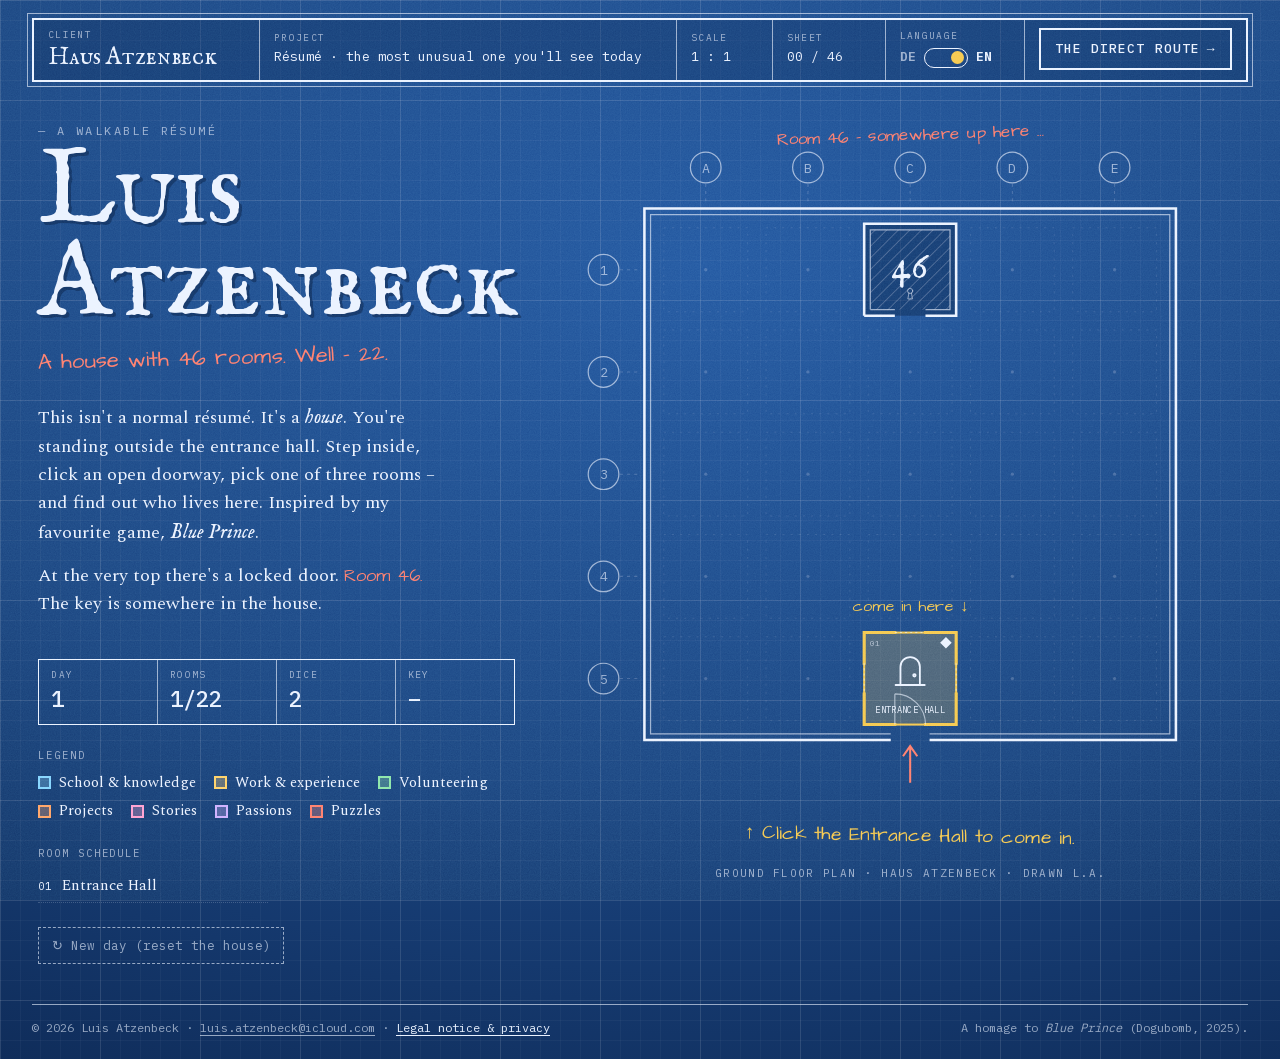
<file: index.html>
<!doctype html>
<html lang="de">
<head>
<meta charset="utf-8">
<meta name="viewport" content="width=device-width, initial-scale=1">
<title>Haus Atzenbeck</title>
<meta name="description" content="Luis Atzenbeck – ein Lebenslauf als Haus zum Erkunden, inspiriert von Blue Prince. Tritt ein, öffne Türen, finde Raum 46. (DE / EN)">
<meta name="author" content="Luis Atzenbeck">
<meta name="theme-color" content="#17407a">
<link rel="canonical" href="https://luisatzenbeck.de/">
<!-- Link previews (WhatsApp, LinkedIn, iMessage …) -->
<meta property="og:type" content="website">
<meta property="og:url" content="https://luisatzenbeck.de/">
<meta property="og:title" content="Luis Atzenbeck – Haus Atzenbeck">
<meta property="og:description" content="Ein Lebenslauf als Haus zum Erkunden. Tritt ein, öffne Türen, finde Raum 46.">
<meta property="og:image" content="https://luisatzenbeck.de/img/og-preview.jpg">
<meta property="og:image:width" content="1200">
<meta property="og:image:height" content="630">
<meta property="og:locale" content="de_DE">
<meta property="og:locale:alternate" content="en_GB">
<meta name="twitter:card" content="summary_large_image">
<link rel="stylesheet" href="fonts.css">
<link rel="stylesheet" href="style.css">
<link rel="icon" href="data:image/svg+xml,%3Csvg xmlns='http://www.w3.org/2000/svg' viewBox='0 0 32 32'%3E%3Crect width='32' height='32' rx='4' fill='%2317407a'/%3E%3Ctext x='16' y='22' font-family='serif' font-size='16' fill='%23e8f1ff' text-anchor='middle'%3E46%3C/text%3E%3C/svg%3E">
</head>
<body>

<!-- ============ ICON SPRITE ============ -->
<svg width="0" height="0" style="position:absolute" aria-hidden="true">
  <defs>
    <pattern id="hatch" width="8" height="8" patternUnits="userSpaceOnUse" patternTransform="rotate(45)">
      <line x1="0" y1="0" x2="0" y2="8" stroke="#eaf2ff" stroke-width="1.2" opacity=".35"/>
    </pattern>
  </defs>
  <symbol id="i-entrance" viewBox="0 0 32 32"><path d="M8 28V13a8 8 0 0 1 16 0v15M4 28h24"/><circle cx="19.5" cy="20" r="1"/></symbol>
  <symbol id="i-classroom" viewBox="0 0 32 32"><rect x="4" y="5" width="24" height="16" rx="1"/><path d="M10 21l-2 6M22 21l2 6M8 11c2-2 3 2 5 0M15 15h9M8 16h4M19 10h5"/></symbol>
  <symbol id="i-commissary" viewBox="0 0 32 32"><path d="M5 15v12h22V15M3 13l3-7h20l3 7M3 13c0 2 1.6 3 3.2 3S9.5 15 9.5 13c0 2 1.6 3 3.2 3S16 15 16 13c0 2 1.6 3 3.2 3s3.3-1 3.3-3c0 2 1.6 3 3.2 3S29 15 29 13M12 27v-7h8v7"/></symbol>
  <symbol id="i-tutoring" viewBox="0 0 32 32"><path d="M16 9c-3-2-7-2-11-1v17c4-1 8-1 11 1 3-2 7-2 11-1V8c-4-1-8-1-11 1zM16 9v17M8 13h5M8 17h5M19 13h5"/></symbol>
  <symbol id="i-boiler" viewBox="0 0 32 32"><circle cx="16" cy="17" r="10"/><path d="M16 17l5-5M10 21h1M21 21h1M16 10v1.5M10.5 12.5l1 1M16 3v4"/><circle cx="16" cy="17" r="1.6"/></symbol>
  <symbol id="i-office" viewBox="0 0 32 32"><rect x="4" y="10" width="24" height="16" rx="2"/><path d="M12 10V7h8v3M4 17h24M15 16v3h2v-3"/></symbol>
  <symbol id="i-kitchen" viewBox="0 0 32 32"><path d="M6 15h20v8a3 3 0 0 1-3 3H9a3 3 0 0 1-3-3zM3 15h3M26 15h3M12 11c-1.2-1.3 1.2-2.3 0-5M16 11c-1.2-1.3 1.2-2.3 0-5M20 11c-1.2-1.3 1.2-2.3 0-5"/></symbol>
  <symbol id="i-courtyard" viewBox="0 0 32 32"><path d="M3 27L14 9l11 18M14 9v18M10.5 27l3.5-6 3.5 6M14 9V4l5 2-5 2M2 27h28"/></symbol>
  <symbol id="i-library" viewBox="0 0 32 32"><path d="M3 27h26M5 27V8h4v19M10 27V5h4v19M15 27V10h3v17M19.5 11.5l3.6-1 4.3 15.6-3.6 1zM5 12h4M10 9h4"/></symbol>
  <symbol id="i-parlor" viewBox="0 0 32 32"><rect x="2.5" y="16" width="8" height="8"/><rect x="12" y="16" width="8" height="8"/><rect x="21.5" y="16" width="8" height="8"/><path d="M2.5 19h8M12 19h8M21.5 19h8M1 27h30M13.5 7.5a2.5 2.5 0 1 1 3.6 2.2c-.8.4-1.1 1-1.1 1.8M16 14v.01"/></symbol>
  <symbol id="i-drafting" viewBox="0 0 32 32"><circle cx="16" cy="5.5" r="2"/><path d="M15 7.5l-7 19.5M17 7.5l7 19.5M10.5 20h11"/><path d="M4 27a15 15 0 0 1 24 0" stroke-dasharray="1.5 2.5"/></symbol>
  <symbol id="i-workshop" viewBox="0 0 32 32"><path d="M9 11h14a6 6 0 0 1 5.6 8l-1.3 3.6a3 3 0 0 1-5 1L20 21h-8l-2.3 2.6a3 3 0 0 1-5-1L3.4 19A6 6 0 0 1 9 11z"/><path d="M9 14v5M6.5 16.5h5"/><circle cx="21" cy="15" r=".9"/><circle cx="24" cy="18" r=".9"/></symbol>
  <symbol id="i-laboratory" viewBox="0 0 32 32"><path d="M11 4h10M13 4v9L6 25a2 2 0 0 0 1.8 3h16.4a2 2 0 0 0 1.8-3l-7-12V4M9.5 20h13"/><circle cx="14" cy="24" r="1"/><circle cx="18.5" cy="22.5" r=".8"/></symbol>
  <symbol id="i-den" viewBox="0 0 32 32"><path d="M4 28h15M11 28L8.5 17.5l7.5-6.5M16 11l-3.4-3 6-5 4.4 4.2z"/><path d="M21.5 9.5l3 5M19 11l1 5.5" stroke-dasharray="1.4 2"/></symbol>
  <symbol id="i-gallery" viewBox="0 0 32 32"><rect x="3.5" y="5.5" width="25" height="21"/><rect x="7" y="9" width="18" height="14"/><path d="M7 21l5-6 4 4 3-3 6 6"/><circle cx="20" cy="13" r="1.5"/></symbol>
  <symbol id="i-archives" viewBox="0 0 32 32"><rect x="5" y="4" width="22" height="24"/><path d="M5 12h22M5 20h22M13.5 8h5M13.5 16h5M13.5 24h5"/></symbol>
  <symbol id="i-bookshop" viewBox="0 0 32 32"><path d="M3 27h26M5 27v-5h21v5M7 22v-5h18v5M9.5 17v-5.5h13V17"/><path d="M12 11.5V7.5l4-3 4 3v4"/><path d="M22 22v5M12 17v5" stroke-dasharray="1.5 1.5"/></symbol>
  <symbol id="i-dungeon" viewBox="0 0 32 32"><path d="M16 3l11.5 6.5v13L16 29 4.5 22.5v-13z"/><path d="M16 9l7 11H9z"/><path d="M16 3v6M27.5 9.5L23 20M4.5 9.5L9 20M9 20l7 9 7-9"/></symbol>
  <symbol id="i-terrace" viewBox="0 0 32 32"><path d="M2 26l8.5-11.5 5 6.5 4-4.5L30 26zM2 26h28"/><circle cx="23" cy="8" r="3.2"/></symbol>
  <symbol id="i-lounge" viewBox="0 0 32 32"><rect x="3.5" y="9" width="25" height="17" rx="3"/><rect x="6.5" y="12" width="14.5" height="11" rx="2.5"/><path d="M12 9l4-4.5L20 9M24.5 14v.01M24.5 18v.01M8 26v2.5M24 26v2.5"/></symbol>
  <symbol id="i-ballroom" viewBox="0 0 32 32"><path d="M16 2v5M7 12h18M7 12c0 4.5 4 7 9 7s9-2.5 9-7M16 7v5M10 12v-2.5M22 12v-2.5M16 19v4M11 27c1.5-2.5 3-4 5-4s3.5 1.5 5 4"/><path d="M10 7.5c-.8-.8-.2-1.8 0-2.5.2.7.8 1.7 0 2.5zM22 7.5c-.8-.8-.2-1.8 0-2.5.2.7.8 1.7 0 2.5z"/></symbol>
  <symbol id="i-drawing" viewBox="0 0 32 32"><rect x="4.5" y="8" width="13" height="19" rx="2" transform="rotate(-12 11 17.5)"/><rect x="13" y="4.5" width="14" height="20" rx="2"/><path d="M17 19.5l5.5-7.5 2.2 1.6-5.5 7.5-2.8.9z"/></symbol>
  <symbol id="i-room46" viewBox="0 0 32 32"><circle cx="16" cy="12" r="4.5"/><path d="M13.8 15.5L12 26h8l-1.8-10.5"/></symbol>
  <symbol id="i-key" viewBox="0 0 32 32"><circle cx="9" cy="16" r="5"/><path d="M14 16h15M24 16v4.5M28 16v3.5"/></symbol>
  <symbol id="i-die" viewBox="0 0 32 32"><rect x="5" y="5" width="22" height="22" rx="4"/><circle class="f" fill="currentColor" stroke="none" cx="11" cy="11" r="1.8"/><circle class="f" fill="currentColor" stroke="none" cx="16" cy="16" r="1.8"/><circle class="f" fill="currentColor" stroke="none" cx="21" cy="21" r="1.8"/></symbol>
  <symbol id="i-close" viewBox="0 0 32 32"><path d="M8 8l16 16M24 8L8 24"/></symbol>
  <symbol id="i-arrow" viewBox="0 0 32 32"><path d="M26 16H6M13 9l-7 7 7 7"/></symbol>
</svg>

<div class="paper-fx" aria-hidden="true"></div>

<!-- ============ TITLE BLOCK ============ -->
<header class="titleblock">
  <div class="tb-cell tb-name">
    <div class="tb-label"><span class="de">Bauherr</span><span class="en">Client</span></div>
    <a href="#top" class="tb-brand" id="top">Haus Atzenbeck</a>
  </div>
  <div class="tb-cell tb-proj">
    <div class="tb-label"><span class="de">Projekt</span><span class="en">Project</span></div>
    <div><span class="de">Lebenslauf · der ungewöhnlichste, den du heute siehst</span><span class="en">Résumé · the most unusual one you'll see today</span></div>
  </div>
  <div class="tb-cell tb-small">
    <div class="tb-label"><span class="de">Maßstab</span><span class="en">Scale</span></div>
    <div>1 : 1</div>
  </div>
  <div class="tb-cell tb-small">
    <div class="tb-label"><span class="de">Blatt</span><span class="en">Sheet</span></div>
    <div><span id="sheetNo">00</span> / 46</div>
  </div>
  <div class="tb-cell tb-lang">
    <div class="tb-label"><span class="de">Sprache</span><span class="en">Language</span></div>
    <button class="lever" id="langToggle" type="button" aria-label="Sprache wechseln / switch language">
      <span class="lever-opt" data-l="de">DE</span>
      <span class="lever-track"><span class="lever-knob"></span></span>
      <span class="lever-opt" data-l="en">EN</span>
    </button>
  </div>
  <div class="tb-cell tb-actions">
    <button type="button" class="btn-ink" id="quickBtn"><span class="de">Der direkte Weg</span><span class="en">The direct route</span> →</button>
  </div>
</header>

<!-- ============ MAIN ============ -->
<main class="estate">
  <section class="intro">
    <p class="eyebrow mono"><span class="de">Lebenslauf, begehbar</span><span class="en">A walkable résumé</span></p>
    <h1 class="bigname">Luis<br>Atzenbeck</h1>
    <p class="hand subtitle"><span class="de">Ein Haus mit 46 Räumen. Na ja – <span class="rooms-total">22</span>.</span><span class="en">A house with 46 rooms. Well – <span class="rooms-total">22</span>.</span></p>

    <div class="how">
      <p class="de">Das hier ist kein normaler Lebenslauf. Es ist ein <em>Haus</em>. Du stehst vor der Eingangshalle. Tritt ein, klick auf eine offene Tür, wähle einen von drei Räumen – und finde heraus, wer hier wohnt. Inspiriert von meinem Lieblingsspiel <em>Blue Prince</em>.</p>
      <p class="en">This isn't a normal résumé. It's a <em>house</em>. You're standing outside the entrance hall. Step inside, click an open doorway, pick one of three rooms – and find out who lives here. Inspired by my favourite game, <em>Blue Prince</em>.</p>
      <p class="de">Ganz oben gibt es eine verschlossene Tür. <span class="redpen">Raum&nbsp;46.</span> Der Schlüssel ist irgendwo im Haus.</p>
      <p class="en">At the very top there's a locked door. <span class="redpen">Room&nbsp;46.</span> The key is somewhere in the house.</p>
    </div>
  </section>

  <section class="side">
    <dl class="ledger mono" aria-live="polite">
      <div><dt><span class="de">Tag</span><span class="en">Day</span></dt><dd id="statDay">1</dd></div>
      <div><dt><span class="de">Räume</span><span class="en">Rooms</span></dt><dd><span id="statRooms">1</span>/<span class="rooms-total">22</span></dd></div>
      <div><dt><span class="de">Würfel</span><span class="en">Dice</span></dt><dd id="statDice">2</dd></div>
      <div><dt><span class="de">Schlüssel</span><span class="en">Key</span></dt><dd id="statKey">–</dd></div>
    </dl>

    <div class="legend">
      <p class="mono legend-h"><span class="de">Legende</span><span class="en">Legend</span></p>
      <ul>
        <li><i class="sw" style="--c:var(--c-know)"></i><span class="de">Schule &amp; Wissen</span><span class="en">School &amp; knowledge</span></li>
        <li><i class="sw" style="--c:var(--c-work)"></i><span class="de">Arbeit &amp; Praxis</span><span class="en">Work &amp; experience</span></li>
        <li><i class="sw" style="--c:var(--c-vol)"></i><span class="de">Ehrenamt</span><span class="en">Volunteering</span></li>
        <li><i class="sw" style="--c:var(--c-proj)"></i><span class="de">Projekte</span><span class="en">Projects</span></li>
        <li><i class="sw" style="--c:var(--c-story)"></i><span class="de">Geschichten</span><span class="en">Stories</span></li>
        <li><i class="sw" style="--c:var(--c-pass)"></i><span class="de">Leidenschaften</span><span class="en">Passions</span></li>
        <li><i class="sw" style="--c:var(--c-red)"></i><span class="de">Rätsel</span><span class="en">Puzzles</span></li>
      </ul>
    </div>

    <div class="roombook">
      <p class="mono legend-h"><span class="de">Raumbuch</span><span class="en">Room schedule</span></p>
      <ol id="roomBook"></ol>
    </div>

    <button type="button" class="btn-ghost mono" id="resetBtn"><span class="de">↻ Neuer Tag (Haus zurücksetzen)</span><span class="en">↻ New day (reset the house)</span></button>
  </section>

  <section class="plan-wrap" aria-label="Grundriss / Floor plan">
    <p class="hand note-top"><span class="de">Raum 46 – irgendwo hier oben …</span><span class="en">Room 46 – somewhere up here …</span></p>
    <svg id="plan" class="plan" role="group" aria-label="Grundriss"></svg>
    <p class="hand note-bottom" id="planHint"></p>
    <p class="mono plan-caption"><span class="de">Grundriss Erdgeschoss · Haus Atzenbeck · gez. L.A.</span><span class="en">Ground floor plan · Haus Atzenbeck · drawn L.A.</span></p>
  </section>
</main>

<footer class="foot mono">
  <span>© 2026 Luis Atzenbeck · <a href="mailto:luis.atzenbeck@icloud.com">luis.atzenbeck@icloud.com</a> · <a class="legal-link" href="rechtliches.html"><span class="de">Impressum &amp; Datenschutz</span><span class="en">Legal notice &amp; privacy</span></a></span>
  <span class="de">Eine Hommage an <em>Blue Prince</em> (Dogubomb, 2025).</span><span class="en">A homage to <em>Blue Prince</em> (Dogubomb, 2025).</span>
</footer>

<!-- ============ OVERLAYS ============ -->
<div class="overlay" id="draftOverlay" role="dialog" aria-modal="true" aria-labelledby="draftTitle" hidden>
  <div class="draft">
    <p class="mono draft-cell" id="draftCell"></p>
    <h2 id="draftTitle"><span class="de">Entwirf einen Raum</span><span class="en">Draft a room</span></h2>
    <p class="hand draft-sub"><span class="de">Hinter der Tür könnte einer dieser Räume liegen. Du entscheidest.</span><span class="en">One of these rooms could lie behind the door. Your call.</span></p>
    <div class="draft-cards" id="draftCards"></div>
    <div class="draft-actions">
      <button type="button" class="btn-ghost mono" id="rerollBtn"><svg class="ic"><use href="#i-die"/></svg> <span class="de">Neu würfeln</span><span class="en">Reroll</span> (<span id="diceLeft">2</span>)</button>
      <button type="button" class="btn-ghost mono" id="draftCancel"><span class="de">Tür wieder schließen</span><span class="en">Close the door again</span></button>
    </div>
  </div>
</div>

<div class="overlay room-overlay" id="roomOverlay" role="dialog" aria-modal="true" aria-labelledby="roomTitle" hidden>
  <article class="sheet" id="sheet">
    <button type="button" class="sheet-close" id="roomClose" aria-label="Schließen / Close"><svg class="ic"><use href="#i-close"/></svg></button>
    <header class="sheet-head">
      <div class="sheet-icon"><svg><use id="roomIcon" href="#i-entrance"/></svg></div>
      <div>
        <p class="mono sheet-meta" id="roomMeta"></p>
        <h2 id="roomTitle"></h2>
        <p class="flavor" id="roomFlavor"></p>
      </div>
    </header>
    <div class="sheet-body" id="roomBody"></div>
    <footer class="sheet-foot">
      <button type="button" class="btn-ink" id="roomBack"><svg class="ic"><use href="#i-arrow"/></svg> <span class="de">Zurück zum Grundriss</span><span class="en">Back to the floor plan</span></button>
      <div class="mini-tb mono">
        <span id="roomTb1"></span><span>M 1:1</span><span><span class="de">gez.</span><span class="en">drawn</span> L.A.</span>
      </div>
    </footer>
  </article>
</div>

<div class="overlay quick-overlay" id="quickOverlay" role="dialog" aria-modal="true" aria-labelledby="quickTitle" hidden>
  <article class="whiteprint" id="quickSheet">
    <button type="button" class="sheet-close" id="quickClose" aria-label="Schließen / Close"><svg class="ic"><use href="#i-close"/></svg></button>
    <p class="hand wp-note"><span class="de">Keine Zeit für Rätsel? Kein Problem. Hier ist alles auf einem Blatt.</span><span class="en">No time for riddles? No problem. Here's everything on one sheet.</span></p>
    <header class="wp-head">
      <img src="img/me-4630.jpg" alt="Luis Atzenbeck" class="wp-photo">
      <div>
        <h2 id="quickTitle">Luis Atzenbeck</h2>
        <p class="wp-role"><span class="de">Schüler · Abitur 2027 · Spieleentwickler, Geschichtenerzähler, Rätselfan</span><span class="en">Student · Abitur 2027 · game developer, storyteller, puzzle fan</span></p>
        <p class="mono wp-contact"><span class="de">München</span><span class="en">Munich</span> · <span class="de">Jahrgang 2008</span><span class="en">born 2008</span> · <a href="mailto:luis.atzenbeck@icloud.com">luis.atzenbeck@icloud.com</a></p>
      </div>
    </header>

    <section class="wp-sec">
      <h3><span class="de">Schulbildung</span><span class="en">Education</span></h3>
      <div class="wp-row"><span class="mono"><span class="de">seit</span><span class="en">since</span> 09/2018</span><div><strong>Lukas-Gymnasium</strong> · München<ul><li class="de">Mittlere Reife erworben</li><li class="en">Intermediate school certificate (Mittlere Reife) obtained</li><li class="de">Abitur voraussichtlich 2027</li><li class="en">Abitur (university entrance qualification) expected 2027</li></ul></div></div>
    </section>

    <section class="wp-sec">
      <h3><span class="de">Praktische Erfahrung</span><span class="en">Experience</span></h3>
      <div class="wp-row"><span class="mono"><span class="de">seit</span><span class="en">since</span> 03/2026</span><div><strong><span class="de">Nachhilfe</span><span class="en">Tutoring</span></strong> · <span class="de">selbstständig</span><span class="en">self-employed</span><ul><li class="de">Individuelle Förderung von Schülerinnen und Schülern</li><li class="en">One-to-one support for students</li></ul></div></div>
      <div class="wp-row"><span class="mono"><span class="de">seit</span><span class="en">since</span> 03/2025</span><div><strong><span class="de">Regelmäßiger Pausenverkauf</span><span class="en">Regular break-time sales</span></strong> · Lukas-Gymnasium<ul><li class="de">Eigenverantwortliche Organisation und Durchführung des Verkaufs</li><li class="en">Organising and running the sales independently</li></ul></div></div>
      <div class="wp-row"><span class="mono"><span class="de">seit</span><span class="en">since</span> 09/2024</span><div><strong><span class="de">Leitung des Technik-Teams</span><span class="en">Head of the school tech team</span></strong> · Lukas-Gymnasium</div></div>
      <div class="wp-row"><span class="mono">11/2023</span><div><strong><span class="de">Praktikum</span><span class="en">Internship</span></strong> · MotionTools<ul><li class="de">Mitarbeit an unterschiedlichen Projekten mit Schwerpunkt Informatik</li><li class="en">Worked on various projects with a focus on computer science</li></ul></div></div>
      <div class="wp-row"><span class="mono">05/2023</span><div><strong><span class="de">Praktikum in Aberdeen (Schottland)</span><span class="en">Internship in Aberdeen (Scotland)</span></strong> · Sheddocksley Baptist Church<ul><li class="de">Pädagogische Arbeit mit Kindern</li><li class="en">Educational work with children</li><li class="de">Unterstützung in der Küche</li><li class="en">Helping out in the kitchen</li></ul></div></div>
    </section>

    <section class="wp-sec">
      <h3><span class="de">Ehrenamt</span><span class="en">Volunteering</span></h3>
      <div class="wp-row"><span class="mono"><span class="de">laufend</span><span class="en">ongoing</span></span><div><strong><span class="de">Gruppenleiter (Pfadfinder)</span><span class="en">Group leader (scouts)</span></strong> · Royal Rangers Stamm 486, München-Laim<ul><li class="de">Pädagogische Arbeit mit Kindern und Jugendlichen</li><li class="en">Educational work with children and teenagers</li></ul></div></div>
      <div class="wp-row"><span class="mono"><span class="de">laufend</span><span class="en">ongoing</span></span><div><strong><span class="de">Mitarbeit beim Haderner Herz</span><span class="en">Volunteer at Haderner Herz</span></strong><ul><li class="de">Pädagogische Arbeit mit Kindern</li><li class="en">Educational work with children</li></ul></div></div>
    </section>

    <section class="wp-sec">
      <h3><span class="de">Kenntnisse</span><span class="en">Skills</span></h3>
      <div class="wp-row"><span class="mono"><span class="de">Sprachen</span><span class="en">Languages</span></span><div><span class="de">Deutsch (Muttersprache) · Englisch (B2)</span><span class="en">German (native) · English (B2)</span></div></div>
      <div class="wp-row"><span class="mono">IT</span><div><span class="de">MS Office (gute Kenntnisse) · Python, Java, HTML, CSS, JavaScript · mehrjähriger Programmierkurs · GDScript (Godot) und C# (Unity) für eigene Spiele</span><span class="en">MS Office (good) · Python, Java, HTML, CSS, JavaScript · multi-year programming course · GDScript (Godot) and C# (Unity) for my own games</span></div></div>
    </section>

    <section class="wp-sec">
      <h3><span class="de">Projekte &amp; Interessen</span><span class="en">Projects &amp; interests</span></h3>
      <div class="wp-row"><span class="mono"><span class="de">Projekt</span><span class="en">Project</span></span><div><strong>Don't Skip The Line</strong> – <span class="de">eigenes Spiel, auf itch.io veröffentlicht (Godot/GDScript)</span><span class="en">my own game, published on itch.io (Godot/GDScript)</span> · <a href="https://zenithhorizon.itch.io/dont-skip-the-line-alpha" target="_blank" rel="noopener">zenithhorizon.itch.io</a></div></div>
      <div class="wp-row"><span class="mono"><span class="de">Interessen</span><span class="en">Interests</span></span><div><span class="de">Game Development · Elektronik- und Bastelprojekte (z.&nbsp;B. ESP32) · Schreiben (eigener Fantasy-Roman <em>Ash Grey</em>, auf Englisch) · Dungeons &amp; Dragons (Dungeon Master) · Zeichnen, analog &amp; digital · Rätsel &amp; Bücher</span><span class="en">Game development · electronics &amp; tinkering (e.g. ESP32) · writing (my own fantasy novel <em>Ash Grey</em>, in English) · Dungeons &amp; Dragons (Dungeon Master) · drawing, on paper &amp; digital · puzzles &amp; books</span></div></div>
    </section>

    <div class="wp-foot">
      <button type="button" class="btn-ink" id="quickPrint"><span class="de">Drucken / als PDF sichern</span><span class="en">Print / save as PDF</span></button>
      <button type="button" class="btn-ghost" id="quickBack"><span class="de">Doch lieber das Haus erkunden</span><span class="en">Actually, let me explore the house</span></button>
    </div>
  </article>
</div>

<div class="overlay lightbox" id="lightbox" hidden>
  <figure><img id="lbImg" alt=""><figcaption class="hand" id="lbCap"></figcaption></figure>
</div>

<div class="toast hand" id="toast" role="status" aria-live="polite"></div>

<!-- ============ ROOM CONTENTS ============ -->

<template id="tpl-entrance">
  <div class="cols">
    <figure class="print" style="--r:-2.5deg">
      <img src="img/me-4601.jpg" alt="Portrait von Luis" data-zoom>
      <figcaption class="hand"><span class="de">Der Hausherr. (In spe.)</span><span class="en">The master of the house. (Aspiring.)</span></figcaption>
    </figure>
    <div class="prose">
      <p class="lead de">Hallo, ich bin <strong>Luis</strong> – Schüler am Lukas-Gymnasium in München, Abitur 2027. Und das hier ist <mark>wahrscheinlich der ungewöhnlichste Lebenslauf</mark>, den du heute siehst.</p>
      <p class="lead en">Hi, I'm <strong>Luis</strong> – a student at Lukas-Gymnasium in Munich, Abitur in 2027. And this is <mark>probably the most unusual résumé</mark> you'll see today.</p>
      <p class="de">Ich mag Dinge, die man auseinandernehmen kann: Code, Schaltungen, Rätsel, Geschichten. Und noch lieber mag ich es, sie danach wieder zusammenzusetzen – möglichst ein bisschen besser als vorher.</p>
      <p class="en">I like things you can take apart: code, circuits, riddles, stories. And I like it even more when I can put them back together – ideally a little better than before.</p>
      <p class="de">Nebenbei verkaufe ich in der Pause, gebe Nachhilfe, leite das Technik-Team meiner Schule und eine Pfadfindergruppe. Ich baue Spiele. Und ich erzähle Geschichten – als Dungeon Master am Spieltisch und in meinem eigenen Fantasy-Roman.</p>
      <p class="en">On the side I run the break-time sales, tutor other students, lead my school's tech team and a scout group. I make games. And I tell stories – as a Dungeon Master at the table and in my own fantasy novel.</p>
      <table class="spec mono">
        <tr><th>Name</th><td>Luis Atzenbeck</td></tr>
        <tr><th><span class="de">Jahrgang</span><span class="en">Born</span></th><td>2008 · Frankfurt am Main</td></tr>
        <tr><th><span class="de">Wohnort</span><span class="en">Lives in</span></th><td><span class="de">München</span><span class="en">Munich</span></td></tr>
        <tr><th><span class="de">Als Nächstes</span><span class="en">Next up</span></th><td><span class="de">nach dem Abitur: das nächste spannende Kapitel</span><span class="en">after the Abitur: the next exciting chapter</span></td></tr>
        <tr><th><span class="de">Kontakt</span><span class="en">Contact</span></th><td><a href="mailto:luis.atzenbeck@icloud.com">luis.atzenbeck@icloud.com</a></td></tr>
      </table>
    </div>
  </div>
  <div class="next-box">
    <p class="mono next-h"><span class="de">Wie geht's weiter?</span><span class="en">What now?</span></p>
    <p class="de">Du bist drin. Ab jetzt sind die Türen offen: Zurück auf dem Grundriss kannst du an jeder offenen Wand einen neuen Raum entwerfen – du wählst jeweils aus drei. Jeder Raum zeigt einen Teil von mir. Und irgendwo im Haus liegt der Schlüssel zu Raum 46.</p>
    <p class="en">You're in. From now on the doors are open: back on the floor plan you can draft a new room at every open wall – picking one of three each time. Every room shows a part of me. And somewhere in the house lies the key to Room 46.</p>
    <div class="next-btns">
      <button type="button" class="btn-ink" data-action="explore"><span class="de">Los geht's – Türen öffnen</span><span class="en">Let's go – open the doors</span> →</button>
      <button type="button" class="btn-ghost mono" data-action="quick"><span class="de">Lieber alles auf einem Blatt</span><span class="en">I'd rather see it all on one sheet</span></button>
    </div>
  </div>
</template>

<template id="tpl-classroom">
  <div class="prose">
    <p class="lead de">Seit September 2018 gehe ich aufs <strong>Lukas-Gymnasium</strong> in München. Die Mittlere Reife habe ich schon in der Tasche, das Abitur folgt 2027.</p>
    <p class="lead en">I've been at <strong>Lukas-Gymnasium</strong> in Munich since September 2018. The Mittlere Reife (intermediate certificate) is done, the Abitur follows in 2027.</p>
    <div class="countdown">
      <span class="cd-num mono" data-countdown="2027-06-30">000</span>
      <span class="cd-txt"><span class="de">Tage bis zum Abitur<br><small>(ungefähr. Ich zähle nicht mit. Doch.)</small></span><span class="en">days until the Abitur<br><small>(roughly. I'm not counting. I am.)</small></span></span>
    </div>
  </div>
  <div class="dimline" data-from="2018.67" data-to="2027.5">
    <div class="dl-bar"><span class="dl-done"></span><span class="dl-todo"></span></div>
    <span class="dl-tick" style="--p:0"><b>09/2018</b><i class="de">Erster Tag</i><i class="en">First day</i></span>
    <span class="dl-tick" style="--p:.67"><b>✓</b><i>Mittlere Reife</i></span>
    <span class="dl-tick dl-now" style="--p:var(--now)"><b class="de">heute</b><b class="en">today</b></span>
    <span class="dl-tick" style="--p:1"><b>2027</b><i>Abitur</i></span>
  </div>
  <p class="hand center dim-note"><span class="de">Gestrichelt = noch im Bau.</span><span class="en">Dashed = still under construction.</span></p>
  <div class="stamp" style="--r:-8deg"><span class="de">Im Bau</span><span class="en">Under construction</span></div>
</template>

<template id="tpl-commissary">
  <div class="cols">
    <div class="prose">
      <p class="lead de">Seit März 2025 organisiere ich regelmäßig den <strong>Pausenverkauf</strong> an meiner Schule – eigenverantwortlich, von der Planung bis zur Abrechnung.</p>
      <p class="lead en">Since March 2025 I've been running the regular <strong>break-time sales</strong> at my school – on my own responsibility, from planning to cashing up.</p>
      <p class="de">Mein erstes kleines Unternehmen, nur ohne Handelsregister. Und ehrlich gesagt ein Grund, warum mich Wirtschaft reizt: Ich will verstehen, wie aus vielen kleinen Entscheidungen etwas wird, das funktioniert.</p>
      <p class="en">My first tiny business, just without the company register. And honestly, one reason business appeals to me: I want to understand how lots of small decisions add up to something that works.</p>
    </div>
    <div class="receipt mono" aria-label="Kassenbon">
      <p class="r-head">PAUSENVERKAUF<br>LUKAS-GYMNASIUM</p>
      <p class="r-sub"><span class="de">seit 03/2025 · Kasse 01</span><span class="en">since 03/2025 · till 01</span></p>
      <hr>
      <p><span class="de">Planung</span><span class="en">Planning</span><i></i><span>1×</span></p>
      <p><span class="de">Organisation</span><span class="en">Organisation</span><i></i><span>1×</span></p>
      <p><span class="de">Verkauf</span><span class="en">Selling</span><i></i><span>1×</span></p>
      <p><span class="de">Abrechnung</span><span class="en">Cashing up</span><i></i><span>1×</span></p>
      <p><span class="de">Eigenverantwortung</span><span class="en">Ownership</span><i></i><span>100%</span></p>
      <hr>
      <p class="r-total"><span class="de">SUMME</span><span class="en">TOTAL</span><i></i><span class="de">Praxis</span><span class="en">experience</span></p>
      <p class="r-thanks"><span class="de">Vielen Dank für Ihren Einkauf!</span><span class="en">Thank you for your purchase!</span></p>
      <div class="barcode"></div>
    </div>
  </div>
</template>

<template id="tpl-tutoring">
  <div class="cols">
    <div class="prose">
      <p class="lead de">Seit März 2026 gebe ich <strong>selbstständig Nachhilfe</strong> – individuelle Förderung für Schülerinnen und Schüler.</p>
      <p class="lead en">Since March 2026 I've been working as a <strong>self-employed tutor</strong> – one-to-one support for other students.</p>
      <p class="de">Etwas zu können ist eine Sache. Es jemand anderem so zu erklären, dass es <em>Klick</em> macht, ist eine ganz andere. Genau dieser Moment ist der beste Teil.</p>
      <p class="en">Knowing something is one thing. Explaining it so that it <em>clicks</em> for someone else is something else entirely. That moment is the best part.</p>
      <p class="de">Nebenbei lerne ich dabei, Termine zu planen, Absprachen zu treffen und selbst verantwortlich zu sein – Selbstständigkeit im Kleinen.</p>
      <p class="en">Along the way I'm learning to plan sessions, make arrangements and be responsible for myself – self-employment, small scale.</p>
    </div>
    <div class="indexcard hand" style="--r:2deg">
      <p class="ic-title"><span class="de">Nachhilfe – Regeln</span><span class="en">Tutoring – house rules</span></p>
      <ol>
        <li><span class="de">Es gibt keine dummen Fragen.</span><span class="en">There are no stupid questions.</span></li>
        <li><span class="de">Erst verstehen, dann auswendig lernen.</span><span class="en">Understand first, memorise second.</span></li>
        <li><span class="de">Wenn's nicht klickt: anders erklären.</span><span class="en">If it doesn't click: explain it differently.</span></li>
        <li><span class="de">Kekse helfen. Immer.</span><span class="en">Biscuits help. Always.</span></li>
      </ol>
    </div>
  </div>
</template>

<template id="tpl-boiler">
  <div class="cols">
    <div class="prose">
      <p class="lead de">Seit September 2024 <strong>leite ich das Technik-Team</strong> meines Gymnasiums.</p>
      <p class="lead en">Since September 2024 I've been <strong>leading the tech team</strong> at my school.</p>
      <p class="de">Wenn an der Schule etwas Technisches laufen muss, sind wir gefragt. Leiten heißt dabei: Aufgaben verteilen, Neue einarbeiten, den Überblick behalten – und ruhig bleiben, wenn fünf Minuten vor Beginn irgendwas nicht geht.</p>
      <p class="en">Whenever something technical has to work at school, we're the ones they call. Leading means handing out tasks, training newcomers, keeping the overview – and staying calm when something breaks five minutes before showtime.</p>
    </div>
    <div class="mixer" role="group" aria-label="Mischpult">
      <p class="mono mixer-h"><span class="de">Mischpult · bitte ausprobieren</span><span class="en">Mixing desk · go ahead, try it</span></p>
      <div class="faders">
        <label><input type="range" min="0" max="10" value="7"><span><span class="de">Planung</span><span class="en">Planning</span></span></label>
        <label><input type="range" min="0" max="10" value="8"><span>Team</span></label>
        <label><input type="range" min="0" max="10" value="6"><span>Improv</span></label>
        <label><input type="range" min="0" max="10" value="10" data-stubborn><span><span class="de">Ruhe</span><span class="en">Calm</span></span></label>
      </div>
      <p class="hand mixer-note" aria-live="polite"></p>
    </div>
  </div>
</template>

<template id="tpl-office">
  <div class="cols">
    <div class="badge mono" style="--r:-3deg">
      <div class="badge-clip"></div>
      <img src="img/motiontools.png" alt="MotionTools" class="badge-logo">
      <img src="img/me-4630.jpg" alt="" class="badge-photo">
      <p class="badge-name">L. ATZENBECK</p>
      <p class="badge-role"><span class="de">PRAKTIKANT</span><span class="en">INTERN</span></p>
      <p class="badge-date">11 / 2023</p>
      <div class="barcode"></div>
    </div>
    <div class="prose">
      <p class="lead de">Im November 2023 war ich als <strong>Praktikant bei MotionTools</strong> und habe an unterschiedlichen Projekten mit Schwerpunkt Informatik mitgearbeitet.</p>
      <p class="lead en">In November 2023 I did an <strong>internship at MotionTools</strong>, working on various projects with a focus on computer science.</p>
      <p class="de">Mein erster Blick darauf, wie Software in einem echten Unternehmen entsteht – mit Teams, Abläufen und Deadlines, nicht nur nachts allein am Schreibtisch.</p>
      <p class="en">My first look at how software gets built in a real company – with teams, processes and deadlines, not just alone at my desk at night.</p>
    </div>
  </div>
</template>

<template id="tpl-kitchen">
  <div class="cols">
    <div class="postcard" style="--r:1.5deg">
      <div class="pc-left hand">
        <p class="de">Hallo aus Aberdeen!</p><p class="en">Greetings from Aberdeen!</p>
        <p class="de">Kinderprogramm, Küchendienst und den ganzen Tag Englisch. Es ist windig. Sehr windig.</p>
        <p class="en">Kids' programme, kitchen duty and English all day long. It's windy. Very windy.</p>
        <p>– Luis, 05/2023</p>
      </div>
      <div class="pc-right">
        <div class="pc-stamp mono"><span>UK</span><span>2023</span></div>
        <div class="pc-post mono">ABERDEEN<br>· 05 · 2023 ·</div>
        <p class="hand pc-to"><span class="de">An: mein zukünftiges Ich</span><span class="en">To: my future self</span></p>
        <p class="hand pc-to">Lukas-Gymnasium, München</p>
      </div>
    </div>
    <div class="prose">
      <p class="lead de">Im Mai 2023 ging es für ein <strong>Praktikum nach Aberdeen, Schottland</strong> – an die Sheddocksley Baptist Church.</p>
      <p class="lead en">In May 2023 I went to <strong>Aberdeen, Scotland</strong> for an internship at Sheddocksley Baptist Church.</p>
      <ul class="dash">
        <li class="de">Pädagogische Arbeit mit Kindern</li><li class="en">Educational work with children</li>
        <li class="de">Unterstützung in der Küche</li><li class="en">Helping out in the kitchen</li>
      </ul>
      <p class="de">Meine Hauptrolle: Kinderbespaßung – mit vollem Körpereinsatz (siehe unten). Ein anderes Land, eine andere Sprache, mit anpacken wo es gerade gebraucht wird – der beste Englischkurs, den es gibt.</p>
      <p class="en">My main role: chief children's entertainer – with full commitment (see below). A different country, a different language, pitching in wherever needed – the best English course there is.</p>
    </div>
  </div>
  <div class="cols two-prints">
    <figure class="print" style="--r:-2deg"><img src="img/scotland-kids.jpg" alt="Luis beim Kinderprogramm in Aberdeen" data-zoom><figcaption class="hand"><span class="de">Kinderprogramm-Einsatz. Das Zeug im Gesicht gehörte zum Programm.</span><span class="en">Kids' programme duty. The stuff on my face was part of the programme.</span></figcaption></figure>
    <figure class="print" style="--r:1.5deg"><img src="img/scotland-coast.jpg" alt="Luis auf den Klippen an der schottischen Küste" data-zoom><figcaption class="hand"><span class="de">Freizeit: Schottland erkunden. Wind inklusive.</span><span class="en">Time off: exploring Scotland. Wind included.</span></figcaption></figure>
  </div>
</template>

<template id="tpl-courtyard">
  <div class="cols wide">
    <div class="prose">
      <p class="lead de">Was mir neben der Schule wirklich wichtig ist: <strong>Kinder und Jugendliche begleiten.</strong></p>
      <p class="lead en">What really matters to me outside school: <strong>working with kids and teenagers.</strong></p>
      <div class="waypoint">
        <p class="mono wp-k">WP 1</p>
        <div>
          <h3><span class="de">Gruppenleiter bei den Pfadfindern</span><span class="en">Scout group leader</span></h3>
          <p class="mono small">Royal Rangers · Stamm 486 · München-Laim</p>
          <p class="de">Ehrenamtlich leite ich eine Gruppe – pädagogische Arbeit mit Kindern und Jugendlichen. Draußen sein, Verantwortung übernehmen, und dafür sorgen, dass alle wieder heil nach Hause kommen.</p>
          <p class="en">As a volunteer I lead a group – educational work with children and teenagers. Being outdoors, taking responsibility, and making sure everybody gets home in one piece.</p>
        </div>
      </div>
      <div class="waypoint">
        <p class="mono wp-k">WP 2</p>
        <div>
          <h3><span class="de">Mitarbeit beim Haderner Herz</span><span class="en">Volunteer at Haderner Herz</span></h3>
          <p class="de">Ebenfalls ehrenamtlich: pädagogische Arbeit mit Kindern.</p>
          <p class="en">Also voluntary: educational work with children.</p>
        </div>
      </div>
    </div>
    <svg class="compass" viewBox="0 0 120 120" aria-hidden="true">
      <circle cx="60" cy="60" r="52"/><circle cx="60" cy="60" r="44" stroke-dasharray="2 4"/>
      <path d="M60 10l8 50-8 50-8-50z"/><path d="M10 60l50-8 50 8-50 8z" opacity=".6"/>
      <path class="f" fill="currentColor" stroke="none" d="M60 10l8 50h-16z"/>
      <text x="60" y="7" text-anchor="middle">N</text>
    </svg>
  </div>
</template>

<template id="tpl-library">
  <p class="prose lead"><span class="de">Drei Bücher, die ich jedem in die Hand drücken würde. Zieh eins aus dem Regal.</span><span class="en">Three books I'd press into anyone's hands. Pull one off the shelf.</span></p>
  <div class="shelf" role="tablist" aria-label="Bücherregal">
    <span class="spine dummy" style="--h:78%;--w:26px;--c:#2d4f7c"></span>
    <button class="spine" role="tab" data-book="pb" style="--h:92%;--w:46px;--c:#2c4566;--t:#e8d9a8">The Princess Bride</button>
    <span class="spine dummy" style="--h:70%;--w:20px;--c:#6a4a3a"></span>
    <span class="spine dummy" style="--h:84%;--w:30px;--c:#3a5a40"></span>
    <button class="spine striped" role="tab" data-book="rumo" style="--h:96%;--w:54px;--c:#7a2a26;--t:#f3e6c8">Rumo</button>
    <span class="spine dummy" style="--h:74%;--w:24px;--c:#4b3d63"></span>
    <button class="spine" role="tab" data-book="wi" style="--h:86%;--w:44px;--c:#efe6cf;--t:#c8372d">what if?</button>
    <span class="spine dummy" style="--h:76%;--w:28px;--c:#5a6e7f"></span>
  </div>
  <div class="book" data-book="pb">
    <figure class="print" style="--r:-2deg"><img src="img/book-princessbride.jpg" alt="Luis mit The Princess Bride" data-zoom><figcaption class="hand">The Princess Bride</figcaption></figure>
    <div class="prose">
      <h3>The Princess Bride <small class="mono">William Goldman · 1973</small></h3>
      <p class="de">Ein Märchen, das sich ständig selbst unterbricht. Goldman tut so, als würde er nur ein viel älteres Buch eines gewissen „S. Morgenstern“ kürzen – und seine Kommentare dazwischen sind die halbe Miete. Fechtduelle, ein Riese, eine Rachegeschichte, wahre Liebe und das wohl beste <em>„Inconceivable!“</em> der Literaturgeschichte.</p>
      <p class="en">A fairy tale that keeps interrupting itself. Goldman pretends he's merely abridging a much older book by one “S. Morgenstern” – and his asides are half the fun. Sword fights, a giant, a revenge plot, true love and probably the best <em>“Inconceivable!”</em> in literary history.</p>
      <p class="de">Warum ich es liebe: Es ist abenteuerlich und gleichzeitig ein Spiel mit dem Leser. Ein Buch, das weiß, dass es ein Buch ist.</p>
      <p class="en">Why I love it: it's a proper adventure and at the same time a game with the reader. A book that knows it's a book.</p>
    </div>
  </div>
  <div class="book" data-book="rumo" hidden>
    <figure class="print" style="--r:2deg"><img src="img/book-rumo.jpg" alt="Luis mit Rumo von Walter Moers" data-zoom><figcaption class="hand">Rumo &amp; die Wunder im Dunkeln</figcaption></figure>
    <div class="prose">
      <h3>Rumo <small class="mono">Walter Moers · 2003</small></h3>
      <p class="de">Ein Wolpertinger, ein Schwert mit eigener Meinung, eine Unterwelt voller Wunder – und Zamonien, ein Kontinent, auf dem auf jeder Seite etwas Neues erfunden wird. Walter Moers zeichnet seine Welten auch noch selbst.</p>
      <p class="en">A Wolpertinger, a sword with opinions of its own, an underworld full of wonders – and Zamonia, a continent where something new gets invented on every page. And Walter Moers illustrates his worlds himself.</p>
      <p class="de">Eigentlich liebe ich alles aus Zamonien. Fun Fact: Moers gibt sich in vielen Büchern nur als Übersetzer des zamonischen Dichters Hildegunst von Mythenmetz aus – genau wie Goldman mit Morgenstern. <span class="redpen">Zufall? Ich glaube nicht.</span></p>
      <p class="en">Honestly, I love everything set in Zamonia. Fun fact: in many of his books Moers poses as the mere translator of the Zamonian poet Hildegunst von Mythenmetz – just like Goldman with Morgenstern. <span class="redpen">Coincidence? I think not.</span></p>
    </div>
  </div>
  <div class="book" data-book="wi" hidden>
    <figure class="print" style="--r:-1.5deg"><img src="img/book-whatif.jpg" alt="Luis mit What If? von Randall Munroe" data-zoom><figcaption class="hand">what if?</figcaption></figure>
    <div class="prose">
      <h3>What If? <small class="mono">Randall Munroe · 2014</small></h3>
      <p class="de">Der Autor von xkcd beantwortet absurde hypothetische Fragen mit todernster Wissenschaft. Was passiert, wenn man einen Baseball mit 90 % der Lichtgeschwindigkeit wirft? (Spoiler: nichts Gutes.)</p>
      <p class="en">The creator of xkcd answers absurd hypothetical questions with dead-serious science. What happens if you throw a baseball at 90% of the speed of light? (Spoiler: nothing good.)</p>
      <p class="de">Für mich das perfekte Buch: Es nimmt eine verrückte Frage ernst und denkt sie Schritt für Schritt zu Ende. So ähnlich gehe ich auch an Probleme ran.</p>
      <p class="en">The perfect book for me: it takes a ridiculous question seriously and thinks it through, step by step. That's roughly how I like to approach problems, too.</p>
    </div>
  </div>
</template>

<template id="tpl-parlor">
  <div class="prose">
    <p class="lead de">Auf dem Tisch stehen drei Kisten. Nur eine enthält einen Schlüssel.</p>
    <p class="lead en">Three boxes sit on the table. Only one of them holds a key.</p>
    <div class="rules mono">
      <p class="de">① Mindestens eine Kiste sagt die Wahrheit.<br>② Mindestens eine Kiste lügt.<br>③ Nur eine Kiste enthält den Schlüssel.</p>
      <p class="en">① At least one box tells the truth.<br>② At least one box lies.<br>③ Only one box holds the key.</p>
    </div>
  </div>
  <div class="boxes">
    <button class="box" data-box="blue"><span class="box-lid"></span><span class="box-body"><span class="mono box-n"><span class="de">Blau</span><span class="en">Blue</span></span><span class="box-say"><span class="de">„Der Schlüssel ist in dieser Kiste.“</span><span class="en">“The key is in this box.”</span></span></span></button>
    <button class="box" data-box="white"><span class="box-lid"></span><span class="box-body"><span class="mono box-n"><span class="de">Weiß</span><span class="en">White</span></span><span class="box-say"><span class="de">„Der Schlüssel ist nicht in der schwarzen Kiste.“</span><span class="en">“The key is not in the black box.”</span></span></span></button>
    <button class="box" data-box="black"><span class="box-lid"></span><span class="box-body"><span class="mono box-n"><span class="de">Schwarz</span><span class="en">Black</span></span><span class="box-say"><span class="de">„Die blaue Kiste sagt die Wahrheit.“</span><span class="en">“The blue box is telling the truth.”</span></span></span></button>
  </div>
  <p class="hand center parlor-msg" aria-live="polite"></p>
</template>

<template id="tpl-drafting">
  <div class="cols">
    <figure class="print crest" style="--r:2deg"><img src="img/blueprince.png" alt="Wappen von Mount Holly aus Blue Prince" data-zoom><figcaption class="hand">Mount Holly</figcaption></figure>
    <div class="prose">
      <p class="lead de">Mein Lieblingsspiel: <strong>Blue Prince</strong>. Du erbst ein Herrenhaus – Mount Holly – unter einer Bedingung: Finde <span class="redpen">Raum 46</span>.</p>
      <p class="lead en">My favourite game: <strong>Blue Prince</strong>. You inherit a manor – Mount Holly – on one condition: find <span class="redpen">Room 46</span>.</p>
      <p class="de">Der Haken: Das Haus hat jeden Tag einen anderen Grundriss, weil du die Räume selbst entwirfst, Tür für Tür. Dahinter steckt ein Eisberg aus Codes, Briefen, Gemälden und Geheimnissen, für den man eigentlich ein eigenes Notizbuch braucht.</p>
      <p class="en">The catch: the house changes its layout every day, because you draft the rooms yourself, door by door. Underneath lies an iceberg of codes, letters, paintings and secrets that pretty much requires a notebook of its own.</p>
      <p class="de">Kommt dir dieses Haus bekannt vor? Genau. Diese Seite ist meine Hommage.</p>
      <p class="en">Does this house look familiar? Exactly. This website is my homage.</p>
    </div>
  </div>
  <figure class="print bp-banner" style="--r:-.8deg"><img src="img/bp-manor.jpg" alt="Das Herrenhaus Mount Holly aus Blue Prince" data-zoom><figcaption class="hand"><span class="de">Mount Holly. Irgendwo da drin wartet Raum 46.</span><span class="en">Mount Holly. Somewhere in there, Room 46 is waiting.</span></figcaption></figure>
  <div class="cols">
    <figure class="print bp-grid" style="--r:1.5deg"><img src="img/bp-grid.jpg" alt="Leerer Grundriss aus Blue Prince" data-zoom><figcaption class="hand"><span class="de">Das Original: Start ganz unten, Raum 46 ganz oben.</span><span class="en">The original: start at the bottom, Room 46 at the top.</span></figcaption></figure>
    <div class="prose">
      <h3><span class="de">Original vs. Hommage</span><span class="en">Original vs. homage</span></h3>
      <p class="de">Der Grundriss aus dem Spiel: neun Reihen, fünf Spalten, unten die Eingangshalle, oben die Antechamber vor Raum 46. Dieses Haus hier ist kleiner – aber die Regeln sind dieselben: unten rein, Räume entwerfen, oben wartet etwas.</p>
      <p class="en">The floor plan from the game: nine rows, five columns, the Entrance Hall at the bottom, the Antechamber to Room 46 at the top. This house is smaller – but the rules are the same: enter at the bottom, draft rooms, something is waiting at the top.</p>
      <div class="cols two-prints mini-prints">
        <figure class="print" style="--r:-2deg"><img src="img/bp-gallery.jpg" alt="Raumkarte Gallery aus Blue Prince" data-zoom><figcaption class="hand"><span class="de">Auch das Original hat eine Galerie. Meine hat mehr Selfies.</span><span class="en">The original has a Gallery too. Mine has more selfies.</span></figcaption></figure>
        <figure class="print" style="--r:2deg"><img src="img/bp-mountain.jpg" alt="Gemalter Berg aus Blue Prince" data-zoom><figcaption class="hand">Mount Holly</figcaption></figure>
      </div>
    </div>
  </div>
  <div class="cols reverse">
    <figure class="print" style="--r:-3deg"><img src="img/me-4640.jpg" alt="Luis mit Zauberwürfel" data-zoom><figcaption class="hand"><span class="de">43 Trillionen Zustände. Einer davon ist richtig.</span><span class="en">43 quintillion states. One of them is right.</span></figcaption></figure>
    <div class="prose">
      <h3><span class="de">Über Rätsel</span><span class="en">On riddles</span></h3>
      <p class="de">Rätsel, Knobeleien, Zauberwürfel, Logikpuzzles – ich liebe alles, wo es dieses eine <em>Klick</em> gibt, wenn plötzlich alles zusammenpasst. Eine gute Lösung fühlt sich im Nachhinein immer offensichtlich an.</p>
      <p class="en">Riddles, brain teasers, Rubik's cubes, logic puzzles – I love anything with that one <em>click</em>, when everything suddenly fits. A good solution always feels obvious in hindsight.</p>
      <div class="cipher">
        <p class="mono cipher-h"><span class="de">Verschlüsselte Notiz, gefunden auf dem Zeichentisch</span><span class="en">Encrypted note, found on the drafting table</span></p>
        <p class="cipher-text mono" aria-live="polite"></p>
        <label class="mono cipher-ctl"><span class="de">Verschiebung</span><span class="en">Shift</span> <input type="range" min="0" max="25" value="0" class="cipher-range"> <output class="cipher-out">0</output></label>
        <p class="hand small"><span class="de">Psst: Caesar würde es wissen.</span><span class="en">Psst: Caesar would know.</span></p>
      </div>
    </div>
  </div>
  <p class="mono credit"><span class="de">Bilder aus Blue Prince © Dogubomb / Raw Fury. Eine Fan-Hommage, keine offizielle Seite.</span><span class="en">Images from Blue Prince © Dogubomb / Raw Fury. A fan homage, not an official site.</span></p>
</template>

<template id="tpl-workshop">
  <div class="prose">
    <p class="lead de">Ich baue Spiele – meistens in <strong>Godot</strong> mit GDScript, früher auch in Unity mit C#. Von der Idee über den Code bis zur Pixelgrafik: alles selbst.</p>
    <p class="lead en">I make games – mostly in <strong>Godot</strong> with GDScript, earlier also in Unity with C#. From idea to code to pixel art: all done myself.</p>
  </div>

  <section class="project">
    <div class="proj-head">
      <h3>Don't Skip The Line</h3>
      <span class="stamp inline" style="--r:-4deg"><span class="de">Veröffentlicht</span><span class="en">Released</span></span>
    </div>
    <div class="cols wide">
      <div>
        <div class="monitor"><img src="img/dstl-basic.jpg" alt="Screenshot Don't Skip The Line" data-zoom></div>
        <div class="thumbs">
          <img src="img/dstl-stocks.jpg" alt="Aktienmarkt im Spiel" data-zoom>
          <img src="img/dstl-code.jpg" alt="Code im Godot-Editor" data-zoom>
        </div>
      </div>
      <div class="prose">
        <p class="de">Ein Incremental-Game über das Warten in einer endlosen Schlange. Lass andere vor und kassiere dafür – oder verbrauch deine Geduld, um dich nach vorne zu drängeln. Dazu Upgrades, Automatisierungen und ein kleiner Aktienmarkt.</p>
        <p class="en">An incremental game about waiting in an endless queue. Let others pass and get paid for it – or burn your patience to push your way forward. Plus upgrades, automations and a little stock market.</p>
        <p class="hand redpen"><span class="de">Ja – sogar in meinen Spielen geht es um Wirtschaft.</span><span class="en">Yes – even my games are about economics.</span></p>
        <table class="spec mono">
          <tr><th>Genre</th><td>Incremental / Idle</td></tr>
          <tr><th>Engine</th><td>Godot 4 · GDScript</td></tr>
          <tr><th>Team</th><td><span class="de">ich</span><span class="en">me</span></td></tr>
          <tr><th>Status</th><td><span class="de">Alpha, auf itch.io</span><span class="en">Alpha, on itch.io</span></td></tr>
        </table>
        <a class="btn-ink" href="https://zenithhorizon.itch.io/dont-skip-the-line-alpha" target="_blank" rel="noopener"><span class="de">Auf itch.io spielen</span><span class="en">Play on itch.io</span> ↗</a>
      </div>
    </div>
  </section>

  <section class="project">
    <div class="proj-head">
      <h3>Substrata Unlinked</h3>
      <span class="stamp inline" style="--r:3deg"><span class="de">In Arbeit</span><span class="en">In progress</span></span>
    </div>
    <div class="cols wide">
      <div>
        <div class="monitor"><img src="img/sub-attack.jpg" alt="Kampf in Substrata Unlinked" data-zoom></div>
        <div class="thumbs">
          <img src="img/sub-gridresized.jpg" alt="Spielfeld" data-zoom>
          <img src="img/sub-victoryscreen.jpg" alt="Belohnungsauswahl" data-zoom>
          <img src="img/sub-engineview.jpg" alt="Godot-Editor" data-zoom>
        </div>
      </div>
      <div class="prose">
        <p class="de">Ein rundenbasiertes Kampfspiel in einer Höhle: Statt normaler Karten legst du Blockformen in ein Raster, um anzugreifen, zu blocken oder Gegner zu schwächen. Gegner zeigen dir vorher, was sie vorhaben – nach jedem Sieg wählst du ein neues Teil.</p>
        <p class="en">A turn-based battler set in a cave: instead of regular cards you place block shapes into a grid to attack, defend or weaken enemies. Enemies telegraph their intent – after each victory you pick a new piece.</p>
        <table class="spec mono">
          <tr><th>Genre</th><td><span class="de">Rundenbasiert · Puzzle-Kampf</span><span class="en">Turn-based · puzzle combat</span></td></tr>
          <tr><th>Engine</th><td>Godot 4 · GDScript</td></tr>
          <tr><th><span class="de">Grafik</span><span class="en">Art</span></th><td><span class="de">Pixel-Art</span><span class="en">Pixel art</span></td></tr>
          <tr><th>Status</th><td><span class="de">Prototyp</span><span class="en">Prototype</span></td></tr>
        </table>
      </div>
    </div>
  </section>
</template>


<template id="tpl-laboratory">
  <div class="cols">
    <figure class="print" style="--r:-2deg"><img src="img/arduino.jpg" alt="Arduino mit Breadboard" data-zoom><figcaption class="hand"><span class="de">Kabelsalat, angerichtet auf Eiche.</span><span class="en">Cable salad, served on oak.</span></figcaption></figure>
    <div class="prose">
      <p class="lead de">Elektronik- und Bastelprojekte mit <strong>Arduino und ESP32</strong>: Breadboard, Jumper-Kabel und der Moment, in dem die LED zum ersten Mal leuchtet.</p>
      <p class="lead en">Electronics and tinkering with <strong>Arduino and ESP32</strong>: breadboards, jumper wires and that moment the LED lights up for the first time.</p>
      <p class="de">Mich reizt, dass Code hier plötzlich etwas in der echten Welt bewegt. Probier's aus:</p>
      <p class="en">What gets me is that code suddenly moves something in the real world. Try it:</p>
      <div class="circuit">
        <pre class="mono code"><span class="k">int</span> curiosity = <span class="n" id="curN">0</span>;

<span class="k">void</span> loop() {
  <span class="k">if</span> (digitalRead(BUTTON) == LOW) curiosity++;
  digitalWrite(LED, curiosity &gt; 0);
}</pre>
        <div class="board">
          <span class="led" aria-hidden="true"></span>
          <button type="button" class="push mono"><span class="de">Taster</span><span class="en">Button</span></button>
        </div>
      </div>
    </div>
  </div>
</template>

<template id="tpl-den">
  <div class="cols wide">
    <div>
      <div class="lampframe">
        <img src="img/setup-light.jpg" alt="Schreibtisch mit Lampe an" class="lf-on" data-zoom>
        <img src="img/setup-dark.jpg" alt="Schreibtisch im Dunkeln" class="lf-off" data-zoom>
        <button type="button" class="pullcord" aria-pressed="true"><span class="de">Lampe</span><span class="en">Lamp</span></button>
      </div>
      <p class="hand small center"><span class="de">↑ Zieh an der Schnur.</span><span class="en">↑ Pull the cord.</span></p>
    </div>
    <div class="prose">
      <p class="lead de">Mein Schreibtisch – hier entsteht fast alles: Code, Pixel, Kapitel, Schaltpläne.</p>
      <p class="lead en">My desk – where almost everything happens: code, pixels, chapters, circuits.</p>
      <p class="de">Ein Monitor, ein Laptop, eine Lampe mit Glühbirne und ein Regal voller Bücher darüber. Tagsüber Schule, abends meistens Code auf beiden Bildschirmen.</p>
      <p class="en">One monitor, one laptop, a bare-bulb lamp and a shelf of books above it. School by day, code on both screens by night.</p>
    </div>
  </div>
  <div class="cols two-prints">
    <figure class="print" style="--r:1.5deg"><img src="img/setup-me.jpg" alt="Luis am Schreibtisch" data-zoom><figcaption class="hand"><span class="de">Erwischt.</span><span class="en">Caught in the act.</span></figcaption></figure>
    <figure class="print" style="--r:-2deg"><img src="img/me-projects.jpg" alt="Luis vor Code auf zwei Bildschirmen" data-zoom><figcaption class="hand"><span class="de">„Warum geht das jetzt?“</span><span class="en">“Wait, why does that work?”</span></figcaption></figure>
  </div>
</template>

<template id="tpl-gallery">
  <p class="prose lead"><span class="de">Die Ahnengalerie von Haus Atzenbeck. Alle Werke stammen vom selben Modell.</span><span class="en">The ancestral portrait gallery of Haus Atzenbeck. All works feature the same model.</span></p>
  <div class="gallery">
    <figure class="frame"><img src="img/me-4550.jpg" alt="" data-zoom><figcaption><b><span class="de">Der Denker</span><span class="en">The Thinker</span></b><i><span class="de">frei nach Rodin, 2026</span><span class="en">after Rodin, 2026</span></i></figcaption></figure>
    <figure class="frame"><img src="img/me-4582.jpg" alt="" data-zoom><figcaption><b><span class="de">Beim Anblick der Druckertinten-Preise</span><span class="en">Upon Seeing the Price of Printer Ink</span></b><i><span class="de">Hemd auf Raufaser, 2026</span><span class="en">shirt on woodchip wallpaper, 2026</span></i></figcaption></figure>
    <figure class="frame"><img src="img/me-4572.jpg" alt="" data-zoom><figcaption><b><span class="de">Ich habe einen Plan</span><span class="en">I Have a Plan</span></b><i><span class="de">Fingerspitzen auf Leinwand, 2026</span><span class="en">fingertips on canvas, 2026</span></i></figcaption></figure>
    <figure class="frame"><img src="img/me-4545.jpg" alt="" data-zoom><figcaption><b><span class="de">Du. Ja, genau du.</span><span class="en">You. Yes, you.</span></b><i><span class="de">Zeigefinger, beidhändig, 2026</span><span class="en">index fingers, both hands, 2026</span></i></figcaption></figure>
    <figure class="frame"><img src="img/me-4591.jpg" alt="" data-zoom><figcaption><b><span class="de">Bewerbungsfoto, Versuch 7</span><span class="en">Application Photo, Take 7</span></b><i><span class="de">iPhone auf Wand, 2026</span><span class="en">iPhone on wall, 2026</span></i></figcaption></figure>
    <figure class="frame"><img src="img/me-4561.jpg" alt="" data-zoom><figcaption><b><span class="de">Wind von links</span><span class="en">Wind from the Left</span></b><i><span class="de">Frisur, unfreiwillig, 2026</span><span class="en">hairstyle, involuntary, 2026</span></i></figcaption></figure>
    <figure class="frame"><img src="img/me-4625.jpg" alt="" data-zoom><figcaption><b><span class="de">Kinn, nachdenklich</span><span class="en">Chin, Contemplative</span></b><i><span class="de">Studie in Weiß, 2026</span><span class="en">study in white, 2026</span></i></figcaption></figure>
    <figure class="frame"><img src="img/me-4612.jpg" alt="" data-zoom><figcaption><b><span class="de">Seriös. Fast.</span><span class="en">Serious. Almost.</span></b><i><span class="de">Arme verschränkt, 2026</span><span class="en">arms crossed, 2026</span></i></figcaption></figure>
    <figure class="frame"><img src="img/me-4640.jpg" alt="" data-zoom><figcaption><b><span class="de">Stillleben mit Würfel</span><span class="en">Still Life with Cube</span></b><i><span class="de">3 × 3 × 3, 2026</span><span class="en">3 × 3 × 3, 2026</span></i></figcaption></figure>
  </div>
</template>

<template id="tpl-archives">
  <p class="prose lead"><span class="de">Jeder ordentliche Bauplan hat eine Stückliste. Hier ist meine.</span><span class="en">Every proper blueprint comes with a parts list. Here's mine.</span></p>
  <div class="tablewrap">
  <table class="bom mono">
    <thead><tr><th>Pos.</th><th><span class="de">Bezeichnung</span><span class="en">Item</span></th><th><span class="de">Ausführung</span><span class="en">Specification</span></th></tr></thead>
    <tbody>
      <tr><td>01</td><td><span class="de">Deutsch</span><span class="en">German</span></td><td><span class="de">Muttersprache</span><span class="en">native</span></td></tr>
      <tr><td>02</td><td><span class="de">Englisch</span><span class="en">English</span></td><td><span class="de">Niveau B2 · geprüft in Schottland</span><span class="en">level B2 · field-tested in Scotland</span></td></tr>
      <tr><td>03</td><td>MS Office</td><td><span class="de">gute Kenntnisse</span><span class="en">good working knowledge</span></td></tr>
      <tr><td>04</td><td>Python · Java</td><td><span class="de">mehrjähriger Programmierkurs</span><span class="en">multi-year programming course</span></td></tr>
      <tr><td>05</td><td>HTML · CSS · JavaScript</td><td><span class="de">Web-Grundlagen</span><span class="en">web fundamentals</span></td></tr>
      <tr><td>06</td><td>GDScript</td><td><span class="de">Godot · eigene Spiele</span><span class="en">Godot · my own games</span></td></tr>
      <tr><td>07</td><td>C#</td><td><span class="de">Unity · eigene Spiele</span><span class="en">Unity · my own games</span></td></tr>
      <tr><td>08</td><td>Arduino · ESP32</td><td><span class="de">Elektronik, Schaltungen, Fehlersuche</span><span class="en">electronics, circuits, debugging</span></td></tr>
      <tr class="sub"><td colspan="3"><span class="de">Weiche Bauteile</span><span class="en">Soft components</span></td></tr>
      <tr><td>09</td><td><span class="de">Führung</span><span class="en">Leadership</span></td><td><span class="de">Technik-Team, Pfadfindergruppe</span><span class="en">tech team, scout group</span></td></tr>
      <tr><td>10</td><td><span class="de">Eigenverantwortung</span><span class="en">Ownership</span></td><td><span class="de">Pausenverkauf, Nachhilfe</span><span class="en">break-time sales, tutoring</span></td></tr>
      <tr><td>11</td><td><span class="de">Erzählen</span><span class="en">Storytelling</span></td><td><span class="de">Dungeon Master, eigener Roman</span><span class="en">Dungeon Master, my own novel</span></td></tr>
      <tr><td>12</td><td><span class="de">Zeichnen</span><span class="en">Drawing</span></td><td><span class="de">analog &amp; digital</span><span class="en">on paper &amp; digital</span></td></tr>
      <tr><td>13</td><td><span class="de">Geduld</span><span class="en">Patience</span></td><td><span class="de">150 / 150 (siehe Werkstatt)</span><span class="en">150 / 150 (see Workshop)</span></td></tr>
    </tbody>
  </table>
  </div>
</template>

<template id="tpl-bookshop">
  <div class="shopsign">
    <p class="ss-name"><span class="de">Buchhandlung Atzenbeck</span><span class="en">Atzenbeck Books</span></p>
    <p class="mono ss-sub"><span class="de">seit 2026 · Sortiment: genau ein Buch</span><span class="en">est. 2026 · stock: exactly one book</span></p>
  </div>
  <div class="cols">
    <figure class="bookdisplay">
      <img src="img/ash-cover.jpg" alt="Cover: Ash Grey – The Definition of Fire" data-zoom>
      <span class="pricetag hand"><span class="de">Preis: unbezahlbar<br>Erscheint: wenn Ash fertig ist</span><span class="en">Price: priceless<br>Out: when Ash is done</span></span>
    </figure>
    <div class="prose">
      <p class="mono kicker"><span class="de">Fantasy · auf Englisch · in Arbeit</span><span class="en">Fantasy · in English · work in progress</span></p>
      <h3 class="booktitle">Ash Grey <small>The Definition of Fire</small></h3>
      <p class="lead de">Wer zu viel Goldman und Moers liest, will irgendwann selbst erzählen. Also schreibe ich einen Roman.</p>
      <p class="lead en">Read enough Goldman and Moers and eventually you want to tell your own stories. So I'm writing a novel.</p>
      <p class="de"><strong>Ash Grey</strong> ist Söldner, verdammt gut mit seinem Estoc – einer Klinge, die aussieht, als wäre sie aus Eis geschnitzt – und deutlich zu sarkastisch für sein eigenes Wohl. Das Buch beginnt mit seiner Hinrichtung. Er macht dabei, sagen wir, nicht ganz mit.</p>
      <p class="en"><strong>Ash Grey</strong> is a mercenary, very good with his estoc – a blade that looks carved from ice – and far too sarcastic for his own good. The book opens with his execution. He doesn't, let's say, fully cooperate.</p>
      <p class="de">Danach geht es quer durch den Kontinent Luvia und seine fünf Königreiche: mit Lila Wendell, einer schweigsamen Kämpferin mit unangenehm scharfem Blick, mit geschmuggelten Büchern und einem Spionageauftrag – bis mitten hinein nach Draghur, einer Stadt im Inneren eines Vulkans, wo Ash sich als Gesandter ausgibt, der er ganz sicher nicht ist.</p>
      <p class="en">From there it's across the continent of Luvia and its five kingdoms: with Lila Wendell, a quiet fighter with an uncomfortably sharp eye, smuggled books and a spy job – right into Draghur, a city inside a volcano, where Ash poses as an envoy he most definitely is not.</p>
      <p class="de">Um seinen Hals: ein Anhänger seines Vaters, der kalt wird, kurz bevor es gefährlich wird. Warum? Weiß Ash selbst nicht.</p>
      <p class="en">Around his neck: a pendant from his father that turns cold just before danger strikes. Why? Ash has no idea either.</p>
    </div>
  </div>
  <div class="cols wide">
    <div>
      <div class="manuscript excerpt" style="--r:-1deg" lang="en">
        <p class="ms-h">Chapter One: The Problem With Ropes</p>
        <p>The problem with executions is that no one ever considers how uncomfortable the ropes are.</p>
        <p>They itch. They chafe. They cut into the wrists in a way that feels both overly intimate and also deeply insulting. If one was going to die, one would at least expect a certain amount of dignity. I glanced down at the thick, coarse bindings at my wrists and sighed.</p>
        <p>“You'd think for a state-sanctioned killing you'd splurge a little,” I muttered.</p>
        <p class="ms-cut">[ … ]</p>
        <p>Execution avoided.</p>
        <p>Honestly, I should start charging for this.</p>
      </div>
      <p class="hand small center"><span class="de">Auszug aus Kapitel 1 – im englischen Original.</span><span class="en">Excerpt from chapter 1.</span></p>
    </div>
    <div>
      <div class="toc">
        <p class="mono toc-h"><span class="de">Inhalt</span><span class="en">Contents</span></p>
        <ol class="mono">
          <li><button type="button" class="chap" data-ch="1">The Problem With Ropes</button></li>
          <li><button type="button" class="chap" data-ch="2">Who is this Guy?</button></li>
          <li><button type="button" class="chap" data-ch="3">Goat Milk and Poor Decisions</button></li>
          <li><button type="button" class="chap" data-ch="4">The Most Dangerous Weapon</button></li>
          <li><button type="button" class="chap" data-ch="5">The City of Greed</button></li>
          <li><button type="button" class="chap" data-ch="6">The Gilded Rot</button></li>
          <li><button type="button" class="chap" data-ch="7">Welcome to the Furnace</button></li>
          <li><button type="button" class="chap" data-ch="8">The Dance of Embers</button><em class="de">Entwurf</em><em class="en">draft</em></li>
          <li><button type="button" class="chap" data-ch="9">Lies over Lies</button><em class="de">in Arbeit</em><em class="en">in progress</em></li>
          <li><span class="rd" tabindex="0" title="Netter Versuch. / Nice try."></span></li>
        </ol>
        <p class="chap-peek" lang="en" aria-live="polite"><span class="hand"><span class="de">Klick auf ein Kapitel, um hineinzulesen.</span><span class="en">Click a chapter to peek inside.</span></span></p>
      </div>
      <p class="hand houserule"><span class="de">Hausregel Nr. 3: Wer tanzen will, muss das richtige Kapitel aufschlagen.</span><span class="en">House rule no. 3: if you want to dance, open the right chapter.</span></p>
      <div class="indexcard recipe" style="--r:2deg">
        <p class="ic-title hand">Peppermilk <small class="de">– Rezept aus Kapitel 3</small><small class="en">– recipe from chapter 3</small></p>
        <ul class="hand">
          <li class="de">warme Ziegenmilch – nicht gekocht</li><li class="en">warm goat milk – not boiled</li>
          <li class="de">4 rote Chilis, angequetscht</li><li class="en">4 red chillies, bruised</li>
          <li class="de">schwarzer Pfeffer, grob zerstoßen</li><li class="en">black peppercorns, cracked</li>
          <li class="de">frischer Ingwer, dünn geschnitten</li><li class="en">fresh ginger, sliced thin</li>
          <li class="de">1 Nelke. Nur eine.</li><li class="en">1 clove. Only one.</li>
        </ul>
        <p class="hand redpen small"><span class="de">Nachmachen auf eigene Gefahr.</span><span class="en">Try at your own risk.</span></p>
      </div>
    </div>
  </div>
  <div class="secret" hidden>
    <div class="secret-door" aria-hidden="true"><span></span><span></span><span></span><span></span></div>
    <div>
      <p class="hand secret-txt"><span class="de">Klick. Das Regal schwingt zur Seite. Dahinter: Musik, Kerzenlicht – und ein Saal, der auf keinem Grundriss steht.</span><span class="en">Click. The shelf swings aside. Behind it: music, candlelight – and a hall that's on no floor plan.</span></p>
      <button type="button" class="btn-ink to-ballroom"><span class="de">Durch die Geheimtür</span><span class="en">Through the secret door</span> →</button>
    </div>
  </div>
</template>

<template id="tpl-ballroom">
  <div class="prose">
    <p class="lead de">Du hast den Geheimgang gefunden. Willkommen im Ballsaal: die Figuren aus <em>Ash Grey</em>, gezeichnet von einem unglaublich talentierten Familienmitglied, mit dem ich mir die Großeltern teile – und das sehr viel besser zeichnet als ich.</p>
    <p class="lead en">You found the secret passage. Welcome to the Ballroom: the characters of <em>Ash Grey</em>, drawn by my amazingly talented cousin – who draws a whole lot better than I do.</p>
    <p class="de">Es gibt kaum etwas Schöneres, als Figuren, die bisher nur in meinem Kopf (und in einer .txt-Datei) existiert haben, plötzlich auf Papier zu sehen.</p>
    <p class="en">There's hardly anything better than seeing characters who only existed in my head (and in a .txt file) suddenly appear on paper.</p>
  </div>
  <div class="salon">
    <figure class="frame2"><img src="img/ash-ill-01.jpg" alt="Illustration: Figur im Sprung mit Schwert" data-zoom><figcaption><span class="de">Im Sprung</span><span class="en">Mid-leap</span></figcaption></figure>
    <figure class="frame2"><img src="img/ash-ill-03.jpg" alt="Illustration: tanzendes Paar" data-zoom><figcaption><span class="de">Der Tanz</span><span class="en">The dance</span></figcaption></figure>
    <figure class="frame2"><img src="img/ash-ill-05.jpg" alt="Illustration: Kämpferin mit Schwert" data-zoom><figcaption><span class="de">Mit gezogenem Schwert</span><span class="en">Sword at the ready</span></figcaption></figure>
    <figure class="frame2"><img src="img/ash-ill-07.jpg" alt="Illustration: Duell zweier Kämpfer" data-zoom><figcaption><span class="de">Das Duell</span><span class="en">The duel</span></figcaption></figure>
    <figure class="frame2"><img src="img/ash-ill-02.jpg" alt="Illustration: Figur in grünem Hemd" data-zoom><figcaption><span class="de">Studie in Grün</span><span class="en">Study in green</span></figcaption></figure>
    <figure class="frame2"><img src="img/ash-ill-06.jpg" alt="Illustration: Figur im Sessel, dahinter eine stehende Frau" data-zoom><figcaption><span class="de">Der Sessel</span><span class="en">The armchair</span></figcaption></figure>
    <figure class="frame2"><img src="img/ash-ill-10.jpg" alt="Illustration: Kämpferin in der Hocke" data-zoom><figcaption><span class="de">Sprungbereit</span><span class="en">Ready to spring</span></figcaption></figure>
    <figure class="frame2"><img src="img/ash-ill-04.jpg" alt="Illustration: Figur in Weste" data-zoom><figcaption><span class="de">Weste und Stiefel</span><span class="en">Waistcoat and boots</span></figcaption></figure>
    <figure class="frame2"><img src="img/ash-ill-08.jpg" alt="Gesichtsstudie mit Notizzetteln" data-zoom><figcaption><span class="de">Gesichtsstudie, mit Notizen</span><span class="en">Face study, with notes</span></figcaption></figure>
    <figure class="frame2"><img src="img/ash-ill-09.jpg" alt="Zweite Gesichtsstudie mit Notizzetteln" data-zoom><figcaption><span class="de">Gesichtsstudie II</span><span class="en">Face study II</span></figcaption></figure>
  </div>
</template>

<template id="tpl-dungeon">
  <div class="cols wide">
    <div class="prose">
      <p class="lead de">Mein liebstes Hobby: <strong>Dungeons &amp; Dragons</strong>. Ich spiele selbst – aber noch lieber sitze ich hinter dem Schirm, als <strong>Dungeon Master</strong>.</p>
      <p class="lead en">My favourite hobby: <strong>Dungeons &amp; Dragons</strong>. I play too – but even more I love sitting behind the screen as <strong>Dungeon Master</strong>.</p>
      <p class="de">Als DM bin ich Erzähler, Schiedsrichter, Stimme von hundert Nebenfiguren und Weltenbauer in einem. Ich plane Abenteuer, Orte und Intrigen – und dann machen meine Spieler etwas völlig anderes. Kein Plan überlebt den ersten Kontakt mit der Gruppe.</p>
      <p class="en">As DM I'm narrator, referee, the voice of a hundred side characters and world-builder all at once. I plan adventures, places and intrigues – and then my players do something completely different. No plan survives first contact with the party.</p>
      <p class="de">Ehrlich gesagt die beste Schule für Planung, Moderation und spontanes Umdenken, die ich kenne. Und mein Ziel ist immer dasselbe: die beste Geschichte des Abends – die, über die am Tisch noch Wochen später geredet wird.</p>
      <p class="en">Honestly, the best training in planning, moderating and thinking on your feet that I know of. And my goal is always the same: the best story of the night – the one people at the table are still talking about weeks later.</p>
    </div>
    <div class="roller">
      <button type="button" class="d20" aria-label="W20 werfen / roll a d20">
        <svg viewBox="0 0 100 100" aria-hidden="true">
          <path class="d20-out" d="M50 4l40 23v46L50 96 10 73V27z"/>
          <path class="d20-in" d="M50 22l26 44H24z"/>
          <path class="d20-ln" d="M50 4v18M90 27L76 66M10 27l14 39M24 66L50 96l26-30M10 73l14-7M90 73l-14-7M10 27l40-5 40 5"/>
          <text class="d20-n" x="50" y="56">20</text>
        </svg>
      </button>
      <p class="hand roll-msg"><span class="de">Klick auf den W20.</span><span class="en">Click the d20.</span></p>
      <p class="mono roll-log"></p>
    </div>
  </div>
  <div class="cols two-prints dnd-prints">
    <figure class="print" style="--r:-2deg"><img src="img/dnd-tray.jpg" alt="Würfelschale mit Würfeln" data-zoom><figcaption class="hand"><span class="de">Die Würfelschale. Hier entscheidet sich alles.</span><span class="en">The dice tray. Where fates are decided.</span></figcaption></figure>
    <figure class="print" style="--r:1.5deg"><img src="img/dnd-sheet.jpg" alt="Charakterbogen von Spike" data-zoom><figcaption class="hand"><span class="de">Spikes Charakterbogen. (Gezeichnet wartet er im Zeichenzimmer.)</span><span class="en">Spike's character sheet. (His drawn version waits in the Drawing Room.)</span></figcaption></figure>
  </div>
</template>




<template id="tpl-drawing">
  <div class="prose">
    <p class="lead de">Willkommen im <em>Drawing Room</em>. Hier hängen Zeichnungen nicht einfach an der Wand – hier werden sie <strong>gezogen</strong>.</p>
    <p class="lead en">Welcome to the <em>Drawing Room</em>. In here, drawings don't just hang on the wall – they get <strong>drawn</strong>.</p>
    <p class="de">Jede Karte ist eine meiner Zeichnungen: D&amp;D-Helden, Beute für meine Gruppe, Figuren für Spiele, die es noch nicht gibt, und Pixel-Art. Auf Papier, am Tablet und Pixel für Pixel.</p>
    <p class="en">Every card is one of my drawings: D&amp;D heroes, loot for my party, characters for games that don't exist yet, and pixel art. On paper, on the tablet and pixel by pixel.</p>
  </div>
  <div class="cardtable">
    <div class="deck-area">
      <button type="button" class="deck" aria-label="Karte ziehen / draw a card">
        <span class="deck-back"></span><span class="deck-back"></span><span class="deck-back"><b>LA</b></span>
      </button>
      <p class="mono deck-left" aria-live="polite"></p>
      <div class="deck-btns">
        <button type="button" class="btn-ink draw-one"><span class="de">Karte ziehen</span><span class="en">Draw a card</span></button>
        <button type="button" class="btn-ghost mono draw-all"><span class="de">Ganzen Stapel ziehen (für Personaler mit wenig Zeit)</span><span class="en">Draw the whole deck (for recruiters in a hurry)</span></button>
      </div>
    </div>
    <div class="spot" aria-live="polite">
      <p class="hand spot-empty"><span class="de">Hier landet deine Karte.</span><span class="en">Your card lands here.</span></p>
    </div>
  </div>
  <div class="album-wrap">
    <p class="mono album-h"><span class="de">Sammelalbum</span><span class="en">Collection</span> · <span class="album-count">0/18</span></p>
    <div class="album"></div>
    <p class="mono album-key">● <span class="de">Held</span><span class="en">hero</span> · ◆ <span class="de">Beute</span><span class="en">loot</span> · ▲ <span class="de">wartet auf sein Spiel</span><span class="en">awaiting a game</span> · ■ Pixel-Art · ✖ <span class="de">versiegelt</span><span class="en">sealed</span></p>
  </div>
</template>

<template id="tpl-terrace">
  <p class="prose lead"><span class="de">Ich bin gern draußen und unterwegs: neue Orte, Berge, Wasser, gute Freunde – und wenn die Sonne untergeht, eine Angel in der Hand.</span><span class="en">I love being outdoors and on the move: new places, mountains, water, good friends – and a fishing rod in hand when the sun goes down.</span></p>
  <div class="scatter">
    <figure class="print" style="--r:-2.5deg"><img src="img/trip-viaduct.jpg" alt="Luis auf einer Bahnbrücke vor Bergen" data-zoom><figcaption class="hand"><span class="de">Gleise, Berge, gute Laune.</span><span class="en">Tracks, mountains, good mood.</span></figcaption></figure>
    <figure class="print" style="--r:2deg"><img src="img/trip-hike.jpg" alt="Luis mit Freunden in den Bergen" data-zoom><figcaption class="hand"><span class="de">Mit Freunden unterwegs. Sonnenbrille: Pflicht.</span><span class="en">Out with friends. Sunglasses: mandatory.</span></figcaption></figure>
    <figure class="print wide" style="--r:-1deg"><img src="img/trip-fishing.jpg" alt="Luis beim Angeln am Wasser" data-zoom><figcaption class="hand"><span class="de">Angeln bei Sonnenuntergang. Fisch: optional.</span><span class="en">Fishing at sunset. Fish: optional.</span></figcaption></figure>
  </div>
</template>

<template id="tpl-lounge">
  <p class="prose lead"><span class="de">Zwei Kanäle, die ich immer schaue. Schalt mal um.</span><span class="en">Two channels I always watch. Go on, switch over.</span></p>
  <div class="tvset">
    <div class="tv">
      <div class="tv-screen">
        <div class="channel" data-ch="1">
          <img src="img/yt-vote4holt.jpg" alt="Vote4Holt Kanallogo">
          <div>
            <p class="mono ch-no">CH 01</p>
            <h3>Vote4Holt</h3>
            <p class="de">Mystery- und Horror-Let's-Plays und unglaublich gründliche, lange Video-Essays über Spiele und die Geschichten dahinter. Für jemanden, der Rätsel liebt: pures Gold.</p>
            <p class="en">Mystery and horror let's plays and incredibly thorough, long video essays about games and the stories behind them. For someone who loves riddles: pure gold.</p>
            <a class="btn-ink" href="https://www.youtube.com/results?search_query=Vote4Holt" target="_blank" rel="noopener">YouTube ↗</a>
          </div>
        </div>
        <div class="channel" data-ch="2" hidden>
          <img src="img/yt-vagrant.jpg" alt="VagrantHoliday Kanalbild">
          <div>
            <p class="mono ch-no">CH 02</p>
            <h3>VagrantHoliday</h3>
            <p class="de">Ein anonymer Reisender, der mit so wenig Geld wie möglich durch die Welt zieht – draußen schlafen, Güterzüge, Abenteuer – erzählt mit herrlich trockenem, sarkastischem Humor.</p>
            <p class="en">An anonymous traveller roaming the world on as little money as possible – sleeping rough, freight trains, adventures – narrated with wonderfully dry, sarcastic humour.</p>
            <a class="btn-ink" href="https://www.youtube.com/results?search_query=VagrantHoliday" target="_blank" rel="noopener">YouTube ↗</a>
          </div>
        </div>
      </div>
      <div class="tv-panel">
        <button type="button" class="tv-btn mono" data-ch="1" aria-pressed="true">1</button>
        <button type="button" class="tv-btn mono" data-ch="2" aria-pressed="false">2</button>
        <span class="speaker" aria-hidden="true"></span>
      </div>
    </div>
  </div>
  <p class="hand center redpen"><span class="de">Rätsel und trockener Sarkasmus. Wer bis hierhin durchs Haus gelaufen ist, ahnt, warum mir beides gefällt.</span><span class="en">Riddles and dry sarcasm. If you've made it this far through the house, you can guess why I like both.</span></p>
</template>

<template id="tpl-room46">
  <div class="r46">
    <p class="r46-num">46</p>
    <p class="lead de">Du hast ihn gefunden. Hier gibt es keinen Schatz, keine Krone, kein Erbe – nur mich und die Frage, ob wir zusammenpassen.</p>
    <p class="lead en">You found it. There's no treasure here, no crown, no inheritance – just me, and the question of whether we're a good fit.</p>
    <p class="de">Wer sich die Zeit nimmt, ein Haus Raum für Raum zu erkunden und eine Kiste zu knacken, ist genau die Art Mensch, mit der ich gern zusammenarbeiten würde. Ich freue mich auf eine Nachricht.</p>
    <p class="en">Anyone who takes the time to explore a house room by room and crack a box is exactly the kind of person I'd love to work with. I'm looking forward to hearing from you.</p>
    <a class="btn-ink big" href="mailto:luis.atzenbeck@icloud.com">luis.atzenbeck@icloud.com</a>
    <div class="certificate">
      <p class="mono small"><span class="de">Urkunde</span><span class="en">Certificate</span></p>
      <p class="cert-text"><span class="de">Hiermit wird bestätigt, dass</span><span class="en">This is to certify that</span></p>
      <input class="cert-name" type="text" maxlength="40" placeholder="Dein Name / your name" aria-label="Name">
      <p class="cert-text"><span class="de">Raum 46 von Haus Atzenbeck gefunden hat – an Tag <b class="cert-day">1</b>, nach <b class="cert-rooms">0</b> Räumen.</span><span class="en">found Room 46 of Haus Atzenbeck – on day <b class="cert-day">1</b>, after <b class="cert-rooms">0</b> rooms.</span></p>
      <p class="hand cert-sign">L. Atzenbeck</p>
    </div>
  </div>
</template>

<script src="app.js"></script>
</body>
</html>
</file>
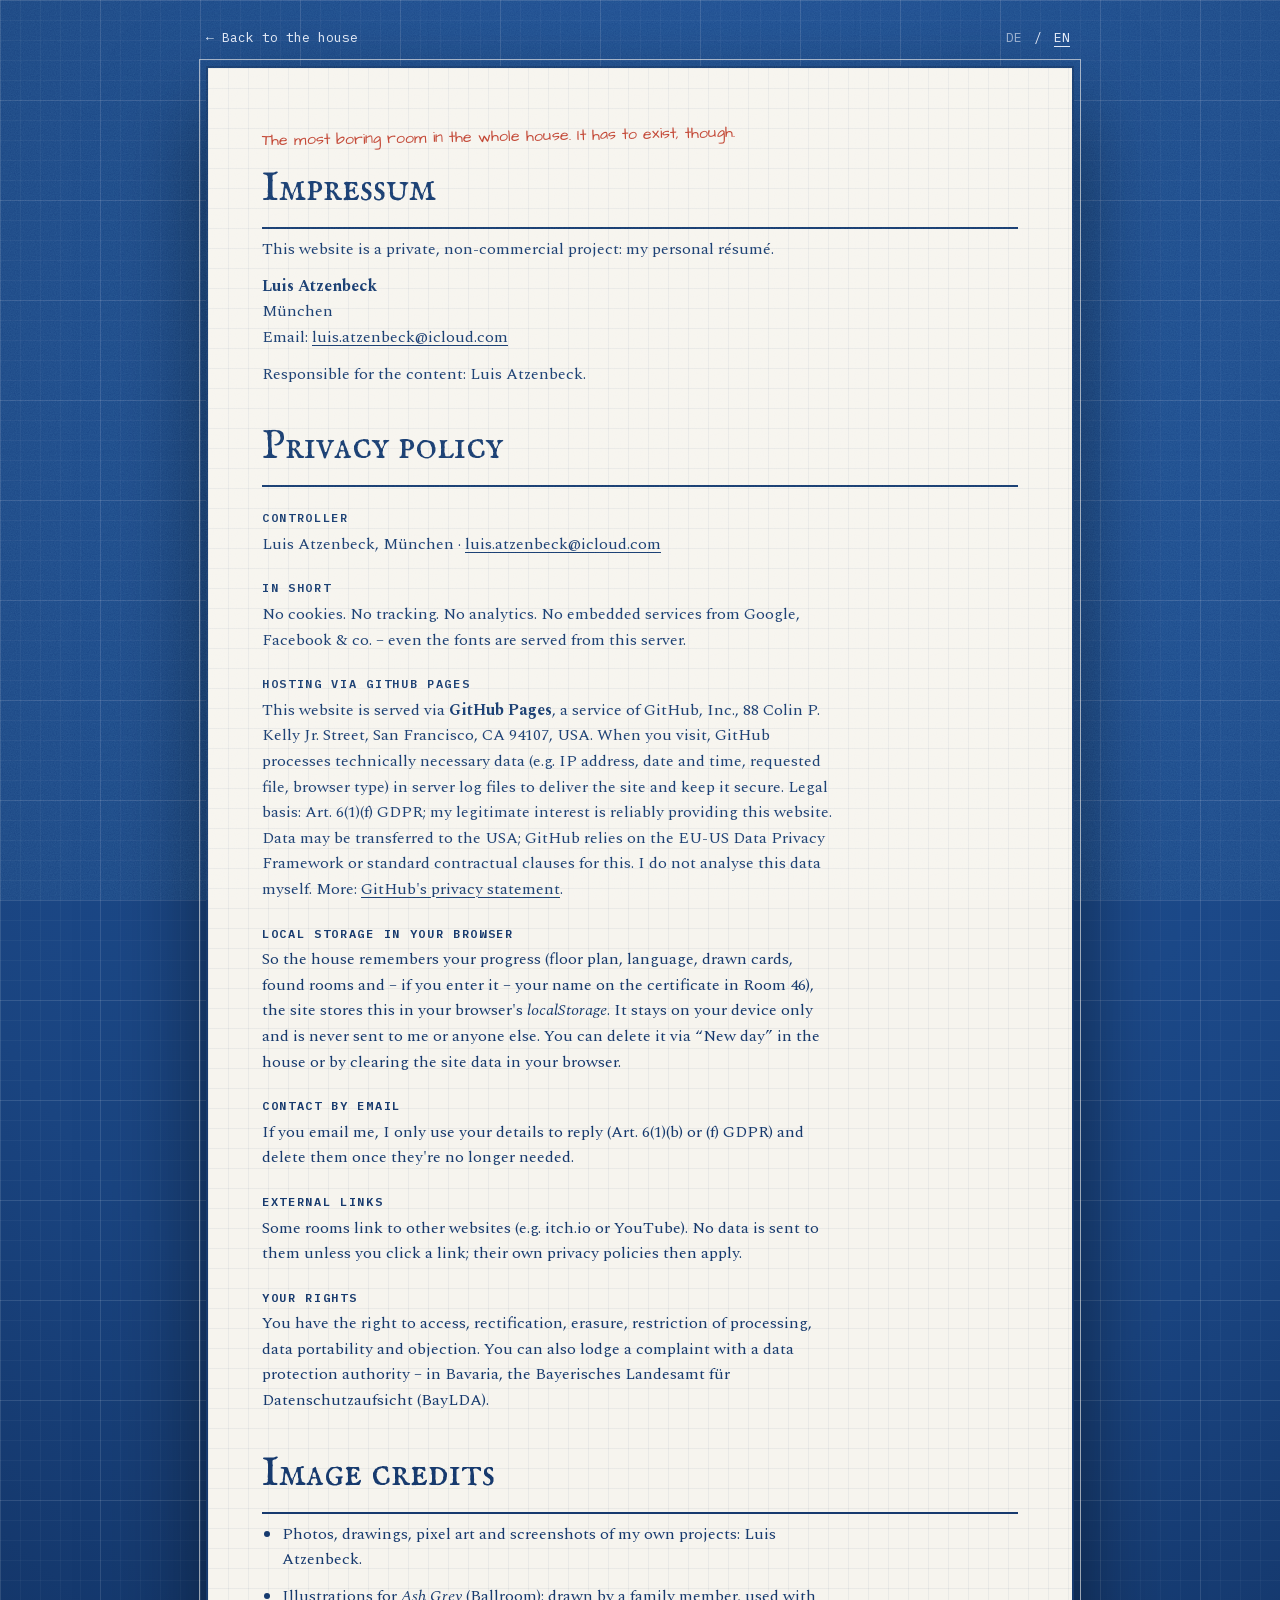
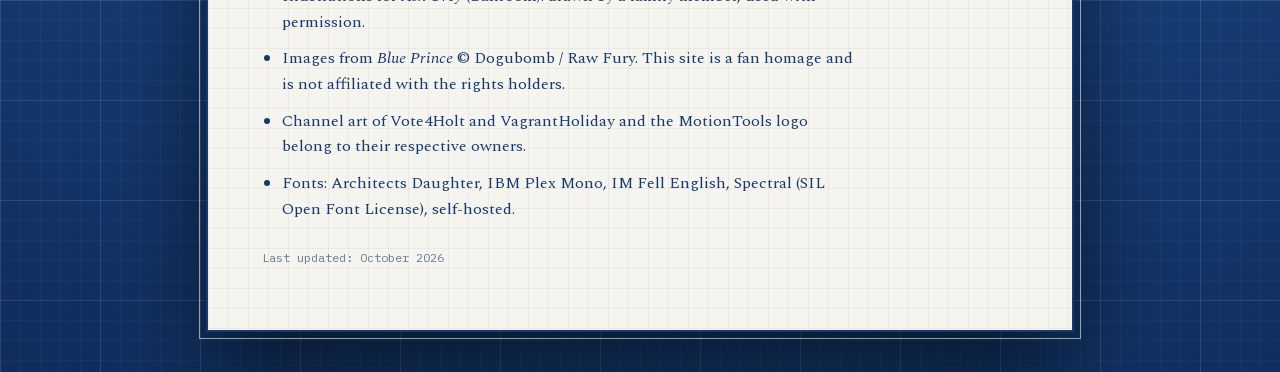
<file: rechtliches.html>
<!doctype html>
<html lang="de">
<head>
<meta charset="utf-8">
<meta name="viewport" content="width=device-width, initial-scale=1">
<title>Impressum &amp; Datenschutz – Haus Atzenbeck</title>
<meta name="robots" content="noindex">
<meta name="theme-color" content="#17407a">
<link rel="stylesheet" href="fonts.css">
<link rel="stylesheet" href="style.css">
<link rel="icon" href="data:image/svg+xml,%3Csvg xmlns='http://www.w3.org/2000/svg' viewBox='0 0 32 32'%3E%3Crect width='32' height='32' rx='4' fill='%2317407a'/%3E%3Ctext x='16' y='22' font-family='serif' font-size='16' fill='%23e8f1ff' text-anchor='middle'%3E46%3C/text%3E%3C/svg%3E">
</head>
<body class="legal-page">
<div class="paper-fx" aria-hidden="true"></div>

<main class="legal-wrap">
  <nav class="legal-nav mono">
    <a href="index.html">← <span class="de">Zurück zum Haus</span><span class="en">Back to the house</span></a>
    <span class="legal-lang"><button type="button" data-l="de">DE</button> / <button type="button" data-l="en">EN</button></span>
  </nav>

  <article class="whiteprint legal">
    <p class="hand wp-note"><span class="de">Der langweiligste Raum im ganzen Haus. Muss aber sein.</span><span class="en">The most boring room in the whole house. It has to exist, though.</span></p>

    <h2 id="impressum">Impressum</h2>
    <p class="de">Diese Website ist ein privates, nicht-kommerzielles Projekt: mein persönlicher Lebenslauf.</p>
    <p class="en">This website is a private, non-commercial project: my personal résumé.</p>
    <p><strong>Luis Atzenbeck</strong><br>München<br><span class="de">E-Mail</span><span class="en">Email</span>: <a href="mailto:luis.atzenbeck@icloud.com">luis.atzenbeck@icloud.com</a></p>
    <p class="de">Verantwortlich für den Inhalt: Luis Atzenbeck.</p>
    <p class="en">Responsible for the content: Luis Atzenbeck.</p>

    <h2 id="datenschutz"><span class="de">Datenschutzerklärung</span><span class="en">Privacy policy</span></h2>

    <h3><span class="de">Verantwortlicher</span><span class="en">Controller</span></h3>
    <p>Luis Atzenbeck, München · <a href="mailto:luis.atzenbeck@icloud.com">luis.atzenbeck@icloud.com</a></p>

    <h3><span class="de">Kurz gesagt</span><span class="en">In short</span></h3>
    <p class="de">Keine Cookies. Kein Tracking. Keine Analyse-Tools. Keine eingebundenen Dienste von Google, Facebook &amp; Co. – auch die Schriftarten liegen direkt auf diesem Server.</p>
    <p class="en">No cookies. No tracking. No analytics. No embedded services from Google, Facebook &amp; co. – even the fonts are served from this server.</p>

    <h3><span class="de">Hosting über GitHub Pages</span><span class="en">Hosting via GitHub Pages</span></h3>
    <p class="de">Diese Website wird über <strong>GitHub Pages</strong> bereitgestellt, einen Dienst der GitHub, Inc., 88 Colin P. Kelly Jr. Street, San Francisco, CA 94107, USA. Beim Aufruf verarbeitet GitHub technisch notwendige Daten (z.&nbsp;B. IP-Adresse, Datum und Uhrzeit, aufgerufene Datei, Browsertyp) in Server-Logfiles, um die Seite auszuliefern und ihre Sicherheit zu gewährleisten. Rechtsgrundlage ist Art.&nbsp;6 Abs.&nbsp;1 lit.&nbsp;f DSGVO; mein berechtigtes Interesse ist die zuverlässige Bereitstellung dieser Website. Dabei können Daten in die USA übermittelt werden; GitHub stützt sich hierfür auf das EU-US Data Privacy Framework bzw. auf Standardvertragsklauseln. Ich selbst werte diese Daten nicht aus. Mehr dazu: <a href="https://docs.github.com/de/site-policy/privacy-policies/github-general-privacy-statement" target="_blank" rel="noopener">Datenschutzerklärung von GitHub</a>.</p>
    <p class="en">This website is served via <strong>GitHub Pages</strong>, a service of GitHub, Inc., 88 Colin P. Kelly Jr. Street, San Francisco, CA 94107, USA. When you visit, GitHub processes technically necessary data (e.g. IP address, date and time, requested file, browser type) in server log files to deliver the site and keep it secure. Legal basis: Art.&nbsp;6(1)(f) GDPR; my legitimate interest is reliably providing this website. Data may be transferred to the USA; GitHub relies on the EU-US Data Privacy Framework or standard contractual clauses for this. I do not analyse this data myself. More: <a href="https://docs.github.com/en/site-policy/privacy-policies/github-general-privacy-statement" target="_blank" rel="noopener">GitHub's privacy statement</a>.</p>

    <h3><span class="de">Lokaler Speicher in deinem Browser</span><span class="en">Local storage in your browser</span></h3>
    <p class="de">Damit das Haus deinen Fortschritt behält (Grundriss, Sprache, gezogene Karten, gefundene Räume und – falls du ihn einträgst – deinen Namen auf der Urkunde in Raum&nbsp;46), speichert die Seite diese Angaben im <em>localStorage</em> deines Browsers. Sie bleiben ausschließlich auf deinem Gerät und werden nie an mich oder Dritte übertragen. Löschen kannst du sie über „Neuer Tag“ im Haus oder indem du die Websitedaten in deinem Browser entfernst. Rechtsgrundlage ist § 25 Abs.&nbsp;2 Nr.&nbsp;2 TDDDG (für die von dir gewünschte Funktion unbedingt erforderlich).</p>
    <p class="en">So the house remembers your progress (floor plan, language, drawn cards, found rooms and – if you enter it – your name on the certificate in Room&nbsp;46), the site stores this in your browser's <em>localStorage</em>. It stays on your device only and is never sent to me or anyone else. You can delete it via “New day” in the house or by clearing the site data in your browser.</p>

    <h3><span class="de">Kontakt per E-Mail</span><span class="en">Contact by email</span></h3>
    <p class="de">Wenn du mir eine E-Mail schreibst, verarbeite ich deine Angaben nur, um deine Nachricht zu beantworten (Art.&nbsp;6 Abs.&nbsp;1 lit.&nbsp;b bzw. f DSGVO), und lösche sie, wenn sie nicht mehr gebraucht werden.</p>
    <p class="en">If you email me, I only use your details to reply (Art.&nbsp;6(1)(b) or (f) GDPR) and delete them once they're no longer needed.</p>

    <h3><span class="de">Externe Links</span><span class="en">External links</span></h3>
    <p class="de">Einige Räume verlinken auf andere Websites (z.&nbsp;B. itch.io oder YouTube). Daten werden an diese Anbieter erst übertragen, wenn du den Link anklickst; dann gelten deren Datenschutzbestimmungen.</p>
    <p class="en">Some rooms link to other websites (e.g. itch.io or YouTube). No data is sent to them unless you click a link; their own privacy policies then apply.</p>

    <h3><span class="de">Deine Rechte</span><span class="en">Your rights</span></h3>
    <p class="de">Du hast das Recht auf Auskunft, Berichtigung, Löschung, Einschränkung der Verarbeitung, Datenübertragbarkeit und Widerspruch. Außerdem kannst du dich bei einer Datenschutz-Aufsichtsbehörde beschweren, in Bayern beim Bayerischen Landesamt für Datenschutzaufsicht (BayLDA).</p>
    <p class="en">You have the right to access, rectification, erasure, restriction of processing, data portability and objection. You can also lodge a complaint with a data protection authority – in Bavaria, the Bayerisches Landesamt für Datenschutzaufsicht (BayLDA).</p>

    <h2 id="bildnachweise"><span class="de">Bildnachweise</span><span class="en">Image credits</span></h2>
    <ul class="legal-list">
      <li class="de">Fotos, Zeichnungen, Pixel-Art und Screenshots eigener Projekte: Luis Atzenbeck.</li>
      <li class="en">Photos, drawings, pixel art and screenshots of my own projects: Luis Atzenbeck.</li>
      <li class="de">Illustrationen zu <em>Ash Grey</em> (Ballsaal): gezeichnet von einem Familienmitglied, verwendet mit Erlaubnis.</li>
      <li class="en">Illustrations for <em>Ash Grey</em> (Ballroom): drawn by a family member, used with permission.</li>
      <li class="de">Bilder aus <em>Blue Prince</em> © Dogubomb / Raw Fury. Diese Seite ist eine Fan-Hommage und steht in keiner Verbindung zu den Rechteinhabern.</li>
      <li class="en">Images from <em>Blue Prince</em> © Dogubomb / Raw Fury. This site is a fan homage and is not affiliated with the rights holders.</li>
      <li class="de">Kanalbilder von Vote4Holt und VagrantHoliday sowie das MotionTools-Logo gehören ihren jeweiligen Inhabern.</li>
      <li class="en">Channel art of Vote4Holt and VagrantHoliday and the MotionTools logo belong to their respective owners.</li>
      <li class="de">Schriftarten: Architects Daughter, IBM Plex Mono, IM Fell English, Spectral (SIL Open Font License), lokal eingebunden.</li>
      <li class="en">Fonts: Architects Daughter, IBM Plex Mono, IM Fell English, Spectral (SIL Open Font License), self-hosted.</li>
    </ul>

    <p class="mono legal-date"><span class="de">Stand</span><span class="en">Last updated</span>: <span class="de">Oktober 2026</span><span class="en">October 2026</span></p>
  </article>
</main>

<script>
  // Use the language chosen in the house, if any; the toggle writes it back.
  (function () {
    var KEY = "hausAtzenbeck.v4", root = document.documentElement, state = null;
    try { state = JSON.parse(localStorage.getItem(KEY)); } catch (e) { state = null; }
    var lang = (state && state.lang) || ((navigator.language || "de").toLowerCase().indexOf("de") === 0 ? "de" : "en");
    function set(l) {
      root.lang = l;
      document.querySelectorAll(".legal-lang button").forEach(function (b) { b.setAttribute("aria-pressed", String(b.dataset.l === l)); });
      if (state) { state.lang = l; try { localStorage.setItem(KEY, JSON.stringify(state)); } catch (e) { /* ignore */ } }
    }
    document.querySelectorAll(".legal-lang button").forEach(function (b) { b.addEventListener("click", function () { set(b.dataset.l); }); });
    set(lang);
  })();
</script>
</body>
</html>
</file>
<file: fonts.css>
/* Self-hosted Google Fonts (SIL Open Font License) – no requests to Google */
/* latin-ext */
@font-face {
  font-family: 'Architects Daughter';
  font-style: normal;
  font-weight: 400;
  font-display: swap;
  src: url("fonts/ArchitectsDaughter-400-latin-ext.woff2") format('woff2');
  unicode-range: U+0100-02BA, U+02BD-02C5, U+02C7-02CC, U+02CE-02D7, U+02DD-02FF, U+0304, U+0308, U+0329, U+1D00-1DBF, U+1E00-1E9F, U+1EF2-1EFF, U+2020, U+20A0-20AB, U+20AD-20C4, U+2113, U+2C60-2C7F, U+A720-A7FF;
}
/* latin */
@font-face {
  font-family: 'Architects Daughter';
  font-style: normal;
  font-weight: 400;
  font-display: swap;
  src: url("fonts/ArchitectsDaughter-400-latin.woff2") format('woff2');
  unicode-range: U+0000-00FF, U+0131, U+0152-0153, U+02BB-02BC, U+02C6, U+02DA, U+02DC, U+0304, U+0308, U+0329, U+2000-206F, U+20AC, U+2122, U+2191, U+2193, U+2212, U+2215, U+FEFF, U+FFFD;
}
/* latin-ext */
@font-face {
  font-family: 'IBM Plex Mono';
  font-style: normal;
  font-weight: 400;
  font-display: swap;
  src: url("fonts/IBMPlexMono-400-latin-ext.woff2") format('woff2');
  unicode-range: U+0100-02BA, U+02BD-02C5, U+02C7-02CC, U+02CE-02D7, U+02DD-02FF, U+0304, U+0308, U+0329, U+1D00-1DBF, U+1E00-1E9F, U+1EF2-1EFF, U+2020, U+20A0-20AB, U+20AD-20C4, U+2113, U+2C60-2C7F, U+A720-A7FF;
}
/* latin */
@font-face {
  font-family: 'IBM Plex Mono';
  font-style: normal;
  font-weight: 400;
  font-display: swap;
  src: url("fonts/IBMPlexMono-400-latin.woff2") format('woff2');
  unicode-range: U+0000-00FF, U+0131, U+0152-0153, U+02BB-02BC, U+02C6, U+02DA, U+02DC, U+0304, U+0308, U+0329, U+2000-206F, U+20AC, U+2122, U+2191, U+2193, U+2212, U+2215, U+FEFF, U+FFFD;
}
/* latin-ext */
@font-face {
  font-family: 'IBM Plex Mono';
  font-style: normal;
  font-weight: 500;
  font-display: swap;
  src: url("fonts/IBMPlexMono-500-latin-ext.woff2") format('woff2');
  unicode-range: U+0100-02BA, U+02BD-02C5, U+02C7-02CC, U+02CE-02D7, U+02DD-02FF, U+0304, U+0308, U+0329, U+1D00-1DBF, U+1E00-1E9F, U+1EF2-1EFF, U+2020, U+20A0-20AB, U+20AD-20C4, U+2113, U+2C60-2C7F, U+A720-A7FF;
}
/* latin */
@font-face {
  font-family: 'IBM Plex Mono';
  font-style: normal;
  font-weight: 500;
  font-display: swap;
  src: url("fonts/IBMPlexMono-500-latin.woff2") format('woff2');
  unicode-range: U+0000-00FF, U+0131, U+0152-0153, U+02BB-02BC, U+02C6, U+02DA, U+02DC, U+0304, U+0308, U+0329, U+2000-206F, U+20AC, U+2122, U+2191, U+2193, U+2212, U+2215, U+FEFF, U+FFFD;
}
/* latin-ext */
@font-face {
  font-family: 'IBM Plex Mono';
  font-style: normal;
  font-weight: 600;
  font-display: swap;
  src: url("fonts/IBMPlexMono-600-latin-ext.woff2") format('woff2');
  unicode-range: U+0100-02BA, U+02BD-02C5, U+02C7-02CC, U+02CE-02D7, U+02DD-02FF, U+0304, U+0308, U+0329, U+1D00-1DBF, U+1E00-1E9F, U+1EF2-1EFF, U+2020, U+20A0-20AB, U+20AD-20C4, U+2113, U+2C60-2C7F, U+A720-A7FF;
}
/* latin */
@font-face {
  font-family: 'IBM Plex Mono';
  font-style: normal;
  font-weight: 600;
  font-display: swap;
  src: url("fonts/IBMPlexMono-600-latin.woff2") format('woff2');
  unicode-range: U+0000-00FF, U+0131, U+0152-0153, U+02BB-02BC, U+02C6, U+02DA, U+02DC, U+0304, U+0308, U+0329, U+2000-206F, U+20AC, U+2122, U+2191, U+2193, U+2212, U+2215, U+FEFF, U+FFFD;
}
/* latin */
@font-face {
  font-family: 'IM Fell English';
  font-style: italic;
  font-weight: 400;
  font-display: swap;
  src: url("fonts/IMFellEnglish-400i-latin.woff2") format('woff2');
  unicode-range: U+0000-00FF, U+0131, U+0152-0153, U+02BB-02BC, U+02C6, U+02DA, U+02DC, U+0304, U+0308, U+0329, U+2000-206F, U+20AC, U+2122, U+2191, U+2193, U+2212, U+2215, U+FEFF, U+FFFD;
}
/* latin */
@font-face {
  font-family: 'IM Fell English';
  font-style: normal;
  font-weight: 400;
  font-display: swap;
  src: url("fonts/IMFellEnglish-400-latin.woff2") format('woff2');
  unicode-range: U+0000-00FF, U+0131, U+0152-0153, U+02BB-02BC, U+02C6, U+02DA, U+02DC, U+0304, U+0308, U+0329, U+2000-206F, U+20AC, U+2122, U+2191, U+2193, U+2212, U+2215, U+FEFF, U+FFFD;
}
/* latin */
@font-face {
  font-family: 'IM Fell English SC';
  font-style: normal;
  font-weight: 400;
  font-display: swap;
  src: url("fonts/IMFellEnglishSC-400-latin.woff2") format('woff2');
  unicode-range: U+0000-00FF, U+0131, U+0152-0153, U+02BB-02BC, U+02C6, U+02DA, U+02DC, U+0304, U+0308, U+0329, U+2000-206F, U+20AC, U+2122, U+2191, U+2193, U+2212, U+2215, U+FEFF, U+FFFD;
}
/* latin-ext */
@font-face {
  font-family: 'Spectral';
  font-style: italic;
  font-weight: 400;
  font-display: swap;
  src: url("fonts/Spectral-400i-latin-ext.woff2") format('woff2');
  unicode-range: U+0100-02BA, U+02BD-02C5, U+02C7-02CC, U+02CE-02D7, U+02DD-02FF, U+0304, U+0308, U+0329, U+1D00-1DBF, U+1E00-1E9F, U+1EF2-1EFF, U+2020, U+20A0-20AB, U+20AD-20C4, U+2113, U+2C60-2C7F, U+A720-A7FF;
}
/* latin */
@font-face {
  font-family: 'Spectral';
  font-style: italic;
  font-weight: 400;
  font-display: swap;
  src: url("fonts/Spectral-400i-latin.woff2") format('woff2');
  unicode-range: U+0000-00FF, U+0131, U+0152-0153, U+02BB-02BC, U+02C6, U+02DA, U+02DC, U+0304, U+0308, U+0329, U+2000-206F, U+20AC, U+2122, U+2191, U+2193, U+2212, U+2215, U+FEFF, U+FFFD;
}
/* latin-ext */
@font-face {
  font-family: 'Spectral';
  font-style: normal;
  font-weight: 400;
  font-display: swap;
  src: url("fonts/Spectral-400-latin-ext.woff2") format('woff2');
  unicode-range: U+0100-02BA, U+02BD-02C5, U+02C7-02CC, U+02CE-02D7, U+02DD-02FF, U+0304, U+0308, U+0329, U+1D00-1DBF, U+1E00-1E9F, U+1EF2-1EFF, U+2020, U+20A0-20AB, U+20AD-20C4, U+2113, U+2C60-2C7F, U+A720-A7FF;
}
/* latin */
@font-face {
  font-family: 'Spectral';
  font-style: normal;
  font-weight: 400;
  font-display: swap;
  src: url("fonts/Spectral-400-latin.woff2") format('woff2');
  unicode-range: U+0000-00FF, U+0131, U+0152-0153, U+02BB-02BC, U+02C6, U+02DA, U+02DC, U+0304, U+0308, U+0329, U+2000-206F, U+20AC, U+2122, U+2191, U+2193, U+2212, U+2215, U+FEFF, U+FFFD;
}
/* latin-ext */
@font-face {
  font-family: 'Spectral';
  font-style: normal;
  font-weight: 500;
  font-display: swap;
  src: url("fonts/Spectral-500-latin-ext.woff2") format('woff2');
  unicode-range: U+0100-02BA, U+02BD-02C5, U+02C7-02CC, U+02CE-02D7, U+02DD-02FF, U+0304, U+0308, U+0329, U+1D00-1DBF, U+1E00-1E9F, U+1EF2-1EFF, U+2020, U+20A0-20AB, U+20AD-20C4, U+2113, U+2C60-2C7F, U+A720-A7FF;
}
/* latin */
@font-face {
  font-family: 'Spectral';
  font-style: normal;
  font-weight: 500;
  font-display: swap;
  src: url("fonts/Spectral-500-latin.woff2") format('woff2');
  unicode-range: U+0000-00FF, U+0131, U+0152-0153, U+02BB-02BC, U+02C6, U+02DA, U+02DC, U+0304, U+0308, U+0329, U+2000-206F, U+20AC, U+2122, U+2191, U+2193, U+2212, U+2215, U+FEFF, U+FFFD;
}
/* latin-ext */
@font-face {
  font-family: 'Spectral';
  font-style: normal;
  font-weight: 700;
  font-display: swap;
  src: url("fonts/Spectral-700-latin-ext.woff2") format('woff2');
  unicode-range: U+0100-02BA, U+02BD-02C5, U+02C7-02CC, U+02CE-02D7, U+02DD-02FF, U+0304, U+0308, U+0329, U+1D00-1DBF, U+1E00-1E9F, U+1EF2-1EFF, U+2020, U+20A0-20AB, U+20AD-20C4, U+2113, U+2C60-2C7F, U+A720-A7FF;
}
/* latin */
@font-face {
  font-family: 'Spectral';
  font-style: normal;
  font-weight: 700;
  font-display: swap;
  src: url("fonts/Spectral-700-latin.woff2") format('woff2');
  unicode-range: U+0000-00FF, U+0131, U+0152-0153, U+02BB-02BC, U+02C6, U+02DA, U+02DC, U+0304, U+0308, U+0329, U+2000-206F, U+20AC, U+2122, U+2191, U+2193, U+2212, U+2215, U+FEFF, U+FFFD;
}
</file>
<file: style.css>
/* =========================================================
   HAUS ATZENBECK — a résumé drawn as a blueprint
   ========================================================= */

:root {
  --paper: #1a4480;
  --paper-hi: #2156a0;
  --paper-deep: #0e2a56;
  --ink: #eaf2ff;
  --ink-dim: rgba(234, 242, 255, .62);
  --ink-faint: rgba(234, 242, 255, .2);
  --red: #ff7d6b;
  --gold: #f5c84c;

  --c-know: #82d4ff;
  --c-work: #ffd166;
  --c-vol: #8ae6a8;
  --c-proj: #ffa264;
  --c-pass: #cdaeff;
  --c-red: #ff7d6b;
  --c-story: #ff9fd0;

  --cream: #f4f1e8;
  --dark-ink: #1b2740;

  --f-display: "IM Fell English SC", "IM Fell English", Georgia, serif;
  --f-fell: "IM Fell English", Georgia, serif;
  --f-serif: "Spectral", Georgia, serif;
  --f-hand: "Architects Daughter", "Comic Sans MS", cursive;
  --f-mono: "IBM Plex Mono", ui-monospace, Menlo, monospace;

  --grid:
    linear-gradient(rgba(255,255,255,.085) 1px, transparent 1px) 0 0 / 100px 100px,
    linear-gradient(90deg, rgba(255,255,255,.085) 1px, transparent 1px) 0 0 / 100px 100px,
    linear-gradient(rgba(255,255,255,.035) 1px, transparent 1px) 0 0 / 20px 20px,
    linear-gradient(90deg, rgba(255,255,255,.035) 1px, transparent 1px) 0 0 / 20px 20px;
}

:root[lang="de"] .en,
:root[lang="en"] .de { display: none !important; }

*, *::before, *::after { box-sizing: border-box; }

html { -webkit-text-size-adjust: 100%; }

body {
  margin: 0;
  min-height: 100vh;
  color: var(--ink);
  font-family: var(--f-serif);
  font-size: 17px;
  line-height: 1.55;
  background-color: var(--paper);
  background:
    var(--grid),
    radial-gradient(ellipse 120% 90% at 55% 25%, var(--paper-hi), var(--paper) 55%, var(--paper-deep));
  overflow-x: hidden;
}
body.locked { overflow: hidden; }

a { color: inherit; text-decoration-thickness: 1px; text-underline-offset: 3px; }
button { font: inherit; color: inherit; }
img { max-width: 100%; }
:focus-visible { outline: 2px dashed var(--gold); outline-offset: 3px; }

.mono { font-family: var(--f-mono); }
.hand { font-family: var(--f-hand); }
.center { text-align: center; }
.small { font-size: .85em; }
.redpen { color: var(--red); font-family: var(--f-hand); }

mark {
  color: inherit;
  background: linear-gradient(transparent 58%, rgba(245, 200, 76, .45) 58%, rgba(245, 200, 76, .45) 92%, transparent 92%);
  padding: 0 .1em;
}

.ic {
  width: 1.15em; height: 1.15em; vertical-align: -.2em;
  fill: none; stroke: currentColor; stroke-width: 2; stroke-linecap: round; stroke-linejoin: round;
}

/* paper texture + fold creases */
.paper-fx {
  position: fixed; inset: 0; pointer-events: none; z-index: 60;
  background:
    linear-gradient(90deg, transparent calc(33.33% - 1px), rgba(255,255,255,.05) 33.33%, rgba(0,0,0,.06) calc(33.33% + 2px), transparent calc(33.33% + 3px)),
    linear-gradient(90deg, transparent calc(66.66% - 1px), rgba(255,255,255,.05) 66.66%, rgba(0,0,0,.06) calc(66.66% + 2px), transparent calc(66.66% + 3px)),
    linear-gradient(transparent calc(50% - 1px), rgba(255,255,255,.04) 50%, rgba(0,0,0,.05) calc(50% + 2px), transparent calc(50% + 3px)),
    url("data:image/svg+xml,%3Csvg xmlns='http://www.w3.org/2000/svg' width='220' height='220'%3E%3Cfilter id='n'%3E%3CfeTurbulence type='fractalNoise' baseFrequency='.85' numOctaves='3' stitchTiles='stitch'/%3E%3CfeColorMatrix values='0 0 0 0 1  0 0 0 0 1  0 0 0 0 1  0 0 0 .55 0'/%3E%3C/filter%3E%3Crect width='100%25' height='100%25' filter='url(%23n)'/%3E%3C/svg%3E");
  opacity: .5;
  mix-blend-mode: soft-light;
}

/* ---------------- BUTTONS ---------------- */
.btn-ink {
  display: inline-flex; align-items: center; gap: .55em;
  border: 2px solid var(--ink); background: transparent; color: var(--ink);
  font-family: var(--f-mono); font-size: 13px; font-weight: 500;
  text-transform: uppercase; letter-spacing: .08em; text-decoration: none;
  padding: .7em 1.1em; cursor: pointer;
  transition: background .15s, color .15s, transform .15s;
}
.btn-ink:hover { background: var(--ink); color: var(--paper); }
.btn-ink:active { transform: translateY(1px); }
.btn-ink.big { font-size: 15px; padding: .9em 1.4em; text-transform: none; letter-spacing: .02em; }

.btn-ghost {
  display: inline-flex; align-items: center; gap: .5em;
  background: transparent; color: var(--ink-dim);
  border: 1px dashed var(--ink-dim);
  font-size: 12.5px; padding: .6em 1em; cursor: pointer;
}
.btn-ghost:hover:not(:disabled) { color: var(--ink); border-color: var(--ink); border-style: solid; }
.btn-ghost:disabled { opacity: .35; cursor: not-allowed; }

/* ---------------- TITLE BLOCK ---------------- */
.titleblock {
  position: relative; z-index: 2;
  display: grid;
  grid-template-columns: 1.3fr 2.4fr .55fr .65fr .8fr auto;
  margin: 18px clamp(16px, 3vw, 32px) 0;
  border: 2px solid var(--ink);
  outline: 1px solid var(--ink-dim); outline-offset: 4px;
  background: rgba(14, 42, 86, .35);
}
.tb-cell {
  padding: 8px 14px 10px;
  border-right: 1px solid var(--ink-dim);
  display: flex; flex-direction: column; justify-content: center; gap: 2px;
  font-family: var(--f-mono); font-size: 13px;
  min-width: 0;
}
.tb-cell:last-child { border-right: 0; }
.tb-label {
  font-size: 9.5px; letter-spacing: .14em; text-transform: uppercase; color: var(--ink-dim);
}
.tb-brand {
  font-family: var(--f-display); font-size: 24px; line-height: 1.05; text-decoration: none;
}
.tb-actions { justify-content: center; align-items: flex-start; }

.lever {
  display: inline-flex; align-items: center; gap: 8px;
  background: none; border: 0; padding: 2px 0; cursor: pointer;
  font-family: var(--f-mono); font-size: 13px; font-weight: 600;
}
.lever-opt { color: var(--ink-dim); transition: color .2s; }
.lever-track {
  position: relative; width: 44px; height: 20px;
  border: 1.5px solid var(--ink); border-radius: 12px;
}
.lever-knob {
  position: absolute; top: 2px; left: 2px; width: 13px; height: 13px;
  border-radius: 50%; background: var(--gold);
  transition: transform .3s cubic-bezier(.5, 1.8, .5, .8);
}
:root[lang="en"] .lever-knob { transform: translateX(24px); }
:root[lang="de"] .lever-opt[data-l="de"],
:root[lang="en"] .lever-opt[data-l="en"] { color: var(--ink); }

/* ---------------- ESTATE (main) ---------------- */
.estate {
  position: relative; z-index: 2;
  max-width: 1320px; margin: 0 auto;
  padding: 40px clamp(16px, 3vw, 40px) 40px;
  display: grid;
  grid-template-columns: minmax(300px, .9fr) minmax(0, 1.25fr);
  grid-template-areas: "intro plan" "side plan";
  grid-template-rows: auto 1fr;
  column-gap: clamp(28px, 5vw, 72px);
}
.intro { grid-area: intro; }
.side { grid-area: side; }
.plan-wrap { grid-area: plan; }

.eyebrow {
  font-size: 12px; text-transform: uppercase; letter-spacing: .2em; color: var(--ink-dim);
  margin: 0 0 6px;
}
.eyebrow::before { content: "— "; }
.bigname {
  font-family: var(--f-display); font-weight: 400;
  font-size: clamp(60px, 8.4vw, 124px); line-height: .86; letter-spacing: -.01em;
  margin: 0;
  text-shadow: 3px 3px 0 rgba(14, 42, 86, .7);
}
.subtitle {
  color: var(--red); font-size: 22px; margin: 14px 0 22px;
  transform: rotate(-1.5deg); transform-origin: left;
}
.how p { max-width: 46ch; margin: 0 0 .8em; font-size: 18px; }
.how em { font-family: var(--f-fell); font-size: 1.12em; }
.note-bottom.knock { color: var(--gold); font-size: 19px; }

/* entrance: closed house, only the front door glows */
.cell.room.knock .walls { stroke: var(--gold); }
.cell.room.knock .floor { fill: var(--gold); opacity: .22; }
.cell.room.knock { animation: glow 1.6s ease-in-out infinite; }
.plan .knock-ring { fill: none; stroke: var(--gold); stroke-width: 2; animation: ring 1.8s ease-out infinite; transform-box: fill-box; transform-origin: center; }
@keyframes ring { from { opacity: .9; transform: scale(.9); } to { opacity: 0; transform: scale(1.35); } }
.plan .knock-txt { fill: var(--gold); font-family: var(--f-hand); font-size: 16px; text-anchor: middle; }

.next-box { margin-top: 34px; padding: 20px 22px; border: 2px solid var(--gold); background: rgba(245, 200, 76, .07); }
.next-h { font-size: 11px; letter-spacing: .18em; text-transform: uppercase; color: var(--gold); margin: 0 0 8px; }
.next-box p { max-width: 70ch; }
.next-btns { display: flex; gap: 14px; flex-wrap: wrap; align-items: center; margin-top: 14px; }

.ledger {
  display: grid; grid-template-columns: repeat(4, 1fr);
  border: 1.5px solid var(--ink); margin: 26px 0 22px;
}
.ledger > div { padding: 8px 12px; border-right: 1px solid var(--ink-dim); }
.ledger > div:last-child { border-right: 0; }
.ledger dt { font-size: 9.5px; text-transform: uppercase; letter-spacing: .14em; color: var(--ink-dim); }
.ledger dd { margin: 0; font-size: 22px; font-weight: 500; }
.ledger dd.has-key { color: var(--gold); }

.legend-h { font-size: 10.5px; text-transform: uppercase; letter-spacing: .18em; color: var(--ink-dim); margin: 0 0 8px; }
.legend ul { list-style: none; padding: 0; margin: 0 0 22px; display: flex; flex-wrap: wrap; gap: 6px 18px; font-size: 14.5px; }
.legend li { display: flex; align-items: center; gap: 8px; }
.sw { width: 13px; height: 13px; border: 2px solid var(--c); background: color-mix(in srgb, var(--c) 30%, transparent); display: inline-block; }

.roombook ol { list-style: none; padding: 0; margin: 0 0 24px; columns: 2; column-gap: 18px; }
.roombook li { break-inside: avoid; }
.roombook button {
  display: flex; gap: 10px; align-items: baseline; width: 100%;
  background: none; border: 0; border-bottom: 1px dotted var(--ink-faint);
  padding: 5px 0; text-align: left; cursor: pointer; font-size: 15px;
}
.roombook button:hover { color: var(--gold); }
.roombook .rb-no { font-family: var(--f-mono); font-size: 11px; color: var(--c, var(--ink-dim)); min-width: 2ch; }
.roombook .empty { color: var(--ink-dim); font-style: italic; font-size: 14px; }

/* ---------------- PLAN ---------------- */
.plan-wrap { position: relative; align-self: start; }
.note-top, .note-bottom { color: var(--red); font-size: 17px; text-align: center; margin: 0; }
.note-top { transform: rotate(-2deg); margin-bottom: -6px; }
.note-bottom { transform: rotate(1deg); margin-top: -4px; }
.plan-caption {
  text-align: center; font-size: 11px; color: var(--ink-dim);
  letter-spacing: .12em; text-transform: uppercase; margin: 14px 0 0;
}

.plan { display: block; width: 100%; max-width: 700px; max-height: max(560px, calc(100vh - 150px)); margin: 0 auto; overflow: visible; user-select: none; }
.plan text { font-family: var(--f-mono); }
.plan .axis line { stroke: var(--ink-faint); stroke-dasharray: 3 4; }
.plan .axis circle { fill: none; stroke: var(--ink-dim); stroke-width: 1.2; }
.plan .axis text { fill: var(--ink-dim); font-size: 13px; text-anchor: middle; dominant-baseline: central; }
.plan .outer { fill: none; stroke: var(--ink); stroke-width: 2.5; }
.plan .outer.thin { stroke-width: 1.2; stroke: var(--ink-dim); }
.plan .entry-arrow { fill: none; stroke: var(--red); stroke-width: 2; }
.plan .entry-txt { fill: var(--red); font-family: var(--f-hand); font-size: 15px; text-anchor: middle; }
.plan .dot { fill: var(--ink-faint); }
.plan .ghost { fill: none; stroke: rgba(234, 242, 255, .1); stroke-width: 1; stroke-dasharray: 2 6; }

.cell { cursor: pointer; outline: none; }
.cell .focus { fill: none; stroke: transparent; stroke-width: 2; stroke-dasharray: 5 4; }
.cell:focus-visible .focus { stroke: var(--gold); }

.cell.avail .slot {
  fill: rgba(255, 255, 255, .025); stroke: var(--ink-dim); stroke-width: 1.4; stroke-dasharray: 6 5;
  transition: fill .2s, stroke .2s;
}
.cell.avail .plus { fill: var(--ink-dim); font-size: 26px; text-anchor: middle; dominant-baseline: central; transition: fill .2s; }
.cell.avail .q { fill: var(--ink-dim); font-size: 8.5px; text-anchor: middle; letter-spacing: .1em; opacity: 0; transition: opacity .2s; }
.cell.avail:hover .slot, .cell.avail:focus-visible .slot { fill: rgba(245, 200, 76, .1); stroke: var(--gold); stroke-dasharray: none; }
.cell.avail:hover .plus, .cell.avail:focus-visible .plus { fill: var(--gold); }
.cell.avail:hover .q, .cell.avail:focus-visible .q { opacity: 1; }
.cell.avail .slot { animation: breathe 2.6s ease-in-out infinite; }
.cell.avail.reveal { animation: fadein .7s ease-out both; }
.cell.avail.reveal:nth-of-type(2n) { animation-delay: .15s; }
@keyframes breathe { 50% { stroke: var(--ink); } }

.cell.room .floor { fill: var(--c); opacity: .1; transition: opacity .2s; }
.cell.room:hover .floor, .cell.room:focus-visible .floor { opacity: .24; }
.cell.room .walls { fill: none; stroke: var(--ink); stroke-width: 3; stroke-linecap: square; }
.cell.room .swing { fill: none; stroke: var(--ink-dim); stroke-width: 1.1; }
.cell.room .thresh { stroke: var(--ink-dim); stroke-width: 1; stroke-dasharray: 2 3; }
.cell.room .band { fill: var(--c); }
.cell .ico {
  color: var(--c); fill: none; stroke: currentColor; stroke-width: 1.5;
  stroke-linecap: round; stroke-linejoin: round;
  transition: filter .25s, stroke-width .25s;
}
.cell.room:hover .ico, .cell.room:focus-visible .ico { stroke-width: 2; filter: drop-shadow(0 0 5px var(--c)); }
.cell .lbl { fill: var(--ink); font-size: 8.6px; text-anchor: middle; letter-spacing: .04em; text-transform: uppercase; }
.cell .no { fill: var(--ink-dim); font-size: 8px; }

.cell.room.fresh .walls, .cell.room.fresh .swing {
  stroke-dasharray: 1; stroke-dashoffset: 1; animation: draw 1s ease-out forwards;
}
.cell.room.fresh .swing { animation-delay: .7s; }
.cell.room.fresh .floor, .cell.room.fresh .ico, .cell.room.fresh .lbl, .cell.room.fresh .no, .cell.room.fresh .band {
  opacity: 0; animation: fadein .5s ease-out .8s forwards;
}
.cell.room.fresh .floor { animation-name: fadefloor; }
@keyframes draw { to { stroke-dashoffset: 0; } }
@keyframes fadein { to { opacity: 1; } }
@keyframes fadefloor { to { opacity: .1; } }

.cell.r46 .floor { fill: var(--paper-deep); opacity: .55; }
.cell.r46 .walls { fill: none; stroke: var(--ink); stroke-width: 2.5; }
.cell.r46 .walls.inner { stroke-width: 1.2; stroke: var(--ink-dim); }
.cell.r46 .num46 { font-family: var(--f-display); font-size: 40px; fill: var(--ink); text-anchor: middle; }
.cell.r46 .ico { color: var(--ink-dim); }
.cell.r46.ready .walls { stroke: var(--gold); }
.cell.r46.ready .num46 { fill: var(--gold); }
.cell.r46.ready { animation: glow 1.8s ease-in-out infinite; }
.cell.r46.open .floor { fill: var(--gold); opacity: .22; }
.cell.r46.open .walls { stroke: var(--gold); }
.cell.r46.open .num46 { fill: var(--gold); }
@keyframes glow { 50% { filter: drop-shadow(0 0 8px rgba(245, 200, 76, .8)); } }

/* ---------------- OVERLAYS ---------------- */
.overlay {
  position: fixed; inset: 0; z-index: 100;
  background: rgba(5, 18, 42, .78);
  backdrop-filter: blur(3px); -webkit-backdrop-filter: blur(3px);
  display: grid; place-items: center;
  overflow-y: auto; overscroll-behavior: contain;
  padding: 24px 16px;
  animation: fadein .2s ease-out;
}
.overlay[hidden] { display: none; }
.overlay > * { min-width: 0; }
.room-overlay, .quick-overlay { grid-template-columns: minmax(0, 1fr); }

/* draft */
.draft { width: min(1000px, 100%); text-align: center; }
.draft h2 { font-family: var(--f-display); font-weight: 400; font-size: clamp(36px, 5vw, 58px); margin: 0; line-height: 1; }
.draft-cell { font-size: 11px; letter-spacing: .2em; color: var(--ink-dim); text-transform: uppercase; margin: 0 0 6px; }
.draft-sub { color: var(--red); margin: 8px 0 28px; font-size: 18px; }
.draft-cards { display: grid; grid-template-columns: repeat(3, 1fr); gap: 22px; perspective: 1000px; }
.dcard {
  position: relative; text-align: left; cursor: pointer;
  background: var(--grid), var(--paper);
  border: 2px solid var(--ink); outline: 1px solid var(--ink-dim); outline-offset: -8px;
  padding: 0 0 18px; color: var(--ink);
  transition: transform .2s, box-shadow .2s;
  box-shadow: 0 18px 40px rgba(0, 0, 0, .35);
  animation: deal .55s cubic-bezier(.2, .9, .3, 1.2) both;
}
.dcard:nth-child(2) { animation-delay: .08s; }
.dcard:nth-child(3) { animation-delay: .16s; }
@keyframes deal { from { opacity: 0; transform: translateY(40px) rotateX(35deg) rotate(-4deg); } }
.dcard:hover, .dcard:focus-visible { transform: translateY(-8px) rotate(-1deg); box-shadow: 0 26px 50px rgba(0, 0, 0, .45); }
.dcard > span { display: block; }
.dcard .dc-band { height: 10px; background: var(--c); }
.dcard .dc-plan {
  margin: 22px auto 14px; width: 112px; height: 112px;
  border: 3px solid var(--ink); position: relative;
  display: grid; place-items: center;
  background: color-mix(in srgb, var(--c) 12%, transparent);
}
.dcard .dc-plan::before, .dcard .dc-plan::after {
  content: ""; position: absolute; background: var(--paper);
}
.dcard .dc-plan::before { width: 28px; height: 5px; bottom: -4px; left: 50%; transform: translateX(-50%); }
.dcard .dc-plan::after { width: 5px; height: 28px; top: 50%; right: -4px; transform: translateY(-50%); }
.dcard .dc-plan svg { width: 62px; height: 62px; color: var(--c); fill: none; stroke: currentColor; stroke-width: 1.4; stroke-linecap: round; stroke-linejoin: round; }
.dcard .dc-name { font-family: var(--f-display); font-size: 28px; line-height: 1.05; text-align: center; margin: 0 14px; }
.dcard .dc-tag { font-family: var(--f-hand); text-align: center; color: var(--c); margin: 6px 14px 0; font-size: 16px; }
.dcard .dc-cat { position: absolute; top: 18px; left: 16px; font-family: var(--f-mono); font-size: 9.5px; text-transform: uppercase; letter-spacing: .14em; color: var(--ink-dim); }
.dcard .dc-perk { position: absolute; top: 18px; right: 16px; font-family: var(--f-mono); font-size: 9.5px; color: var(--gold); letter-spacing: .1em; text-transform: uppercase; }
.draft-actions { display: flex; gap: 14px; justify-content: center; flex-wrap: wrap; margin-top: 28px; }

/* room sheet */
.room-overlay { place-items: start center; }
.sheet {
  --c: var(--ink);
  position: relative;
  width: min(1100px, 100%);
  margin: 8px auto 40px;
  background: var(--grid), linear-gradient(160deg, var(--paper-hi), var(--paper) 60%, var(--paper-deep));
  border: 2px solid var(--ink);
  outline: 1px solid var(--ink-dim); outline-offset: 6px;
  padding: clamp(28px, 4vw, 52px) clamp(18px, 4.5vw, 60px) 26px;
  box-shadow: 0 40px 90px rgba(0, 0, 0, .55);
  animation: unroll .45s cubic-bezier(.2, .8, .3, 1);
}
@keyframes unroll { from { opacity: 0; transform: translateY(30px) scale(.98); clip-path: inset(0 0 70% 0); } to { clip-path: inset(0 0 0 0); } }
.sheet-close {
  position: absolute; top: 14px; right: 14px; width: 44px; height: 44px;
  background: none; border: 1.5px solid var(--ink-dim); color: var(--ink); cursor: pointer;
  display: grid; place-items: center; font-size: 20px;
}
.sheet-close:hover { border-color: var(--ink); background: rgba(255, 255, 255, .08); }
.sheet-head {
  display: flex; gap: clamp(16px, 3vw, 30px); align-items: flex-start;
  padding-bottom: 22px; margin-bottom: 30px; border-bottom: 2px solid var(--ink);
  padding-right: 46px;
}
.sheet-icon {
  --s: clamp(72px, 10vw, 104px);
  flex: none; width: var(--s); height: var(--s);
  border: 3px solid var(--ink); display: grid; place-items: center;
  background: color-mix(in srgb, var(--c) 16%, transparent);
  box-shadow: inset 0 -10px 0 0 var(--c);
}
.sheet-icon svg { width: 58%; height: 58%; color: var(--c); fill: none; stroke: currentColor; stroke-width: 1.4; stroke-linecap: round; stroke-linejoin: round; margin-bottom: 8px; }
.sheet-meta { font-size: 11px; letter-spacing: .16em; text-transform: uppercase; color: var(--ink-dim); margin: 2px 0 4px; }
.sheet-meta .cat { color: var(--c); }
.sheet-head h2 { font-family: var(--f-display); font-weight: 400; font-size: clamp(40px, 6vw, 70px); line-height: .95; margin: 0; }
.flavor { font-family: var(--f-fell); font-style: italic; font-size: 19px; color: var(--ink-dim); margin: 10px 0 0; max-width: 58ch; }
.sheet-body { position: relative; }
.sheet-foot {
  display: flex; justify-content: space-between; align-items: flex-end; gap: 16px; flex-wrap: wrap;
  margin-top: 44px; padding-top: 18px; border-top: 1px solid var(--ink-dim);
}
.mini-tb { display: flex; border: 1.5px solid var(--ink); font-size: 11px; letter-spacing: .08em; text-transform: uppercase; }
.mini-tb > span { padding: 6px 12px; border-right: 1px solid var(--ink-dim); }
.mini-tb > span:last-child { border-right: 0; }

/* ---------------- ROOM CONTENT PRIMITIVES ---------------- */
.cols {
  display: grid; grid-template-columns: minmax(0, .85fr) minmax(0, 1.15fr);
  gap: clamp(28px, 4vw, 56px); align-items: start; margin-bottom: 34px;
}
.cols.reverse { grid-template-columns: minmax(0, 1.15fr) minmax(0, .85fr); }
.cols.reverse > :first-child { order: 2; }
.cols.wide { grid-template-columns: minmax(0, 1.25fr) minmax(0, 1fr); }
.cols.two-prints { grid-template-columns: 1fr 1fr; margin-top: 10px; }

.prose p, .prose li { font-size: 17.5px; }
.prose p { margin: 0 0 .9em; }
.prose .lead, p.lead { font-size: clamp(19px, 2vw, 22px); line-height: 1.45; }
.prose h3, .sheet-body h3 { font-family: var(--f-display); font-weight: 400; font-size: 30px; line-height: 1.1; margin: 0 0 12px; }
.prose h3 small { display: block; font-size: 12px; letter-spacing: .1em; color: var(--ink-dim); margin-top: 6px; }
ul.dash { list-style: none; padding: 0; margin: 0 0 1em; }
ul.dash li { padding-left: 1.4em; position: relative; margin: .2em 0; }
ul.dash li::before { content: "—"; position: absolute; left: 0; color: var(--c); }

.print {
  position: relative; margin: 14px 0 26px;
  background: var(--cream); padding: 10px 10px 12px;
  transform: rotate(var(--r, 0deg));
  box-shadow: 0 2px 0 rgba(0, 0, 0, .08), 0 18px 36px rgba(0, 0, 0, .38);
  transition: transform .3s;
}
.print:hover { transform: rotate(0deg) scale(1.015); }
.print::before {
  content: ""; position: absolute; top: -13px; left: 50%; width: 96px; height: 28px;
  transform: translateX(-50%) rotate(-3deg);
  background: rgba(236, 226, 196, .72);
  clip-path: polygon(0 8%, 6% 0, 12% 10%, 20% 0, 30% 8%, 40% 0, 50% 9%, 60% 0, 70% 8%, 80% 0, 90% 10%, 100% 2%, 98% 92%, 90% 100%, 80% 90%, 70% 100%, 60% 92%, 50% 100%, 40% 90%, 30% 100%, 20% 92%, 10% 100%, 2% 94%);
}
.print img { display: block; width: 100%; height: auto; }
.print figcaption { font-family: var(--f-hand); color: var(--dark-ink); text-align: center; font-size: 17px; margin-top: 8px; line-height: 1.3; }
.print.crest { background: #0d1e3c; }
.print.crest figcaption { color: var(--ink); }
[data-zoom] { cursor: zoom-in; }

.spec { width: 100%; border-collapse: collapse; margin: 16px 0 20px; font-size: 13.5px; }
.spec th { text-align: left; font-weight: 400; color: var(--ink-dim); text-transform: uppercase; letter-spacing: .1em; font-size: 10.5px; width: 32%; padding: 8px 10px 8px 0; vertical-align: top; }
.spec td { padding: 7px 0; }
.spec tr { border-bottom: 1px dashed var(--ink-faint); }

.stamp {
  display: inline-block; position: relative;
  border: 3px double var(--red); color: var(--red);
  font-family: var(--f-mono); font-weight: 600; text-transform: uppercase; letter-spacing: .2em;
  padding: 6px 14px; font-size: 14px;
  transform: rotate(var(--r, -6deg));
  opacity: .92;
}
.sheet-body > .stamp { display: block; width: max-content; margin: 22px 4% 0 auto; }
.stamp.inline { font-size: 11px; padding: 4px 10px; }

/* dimension-line timeline */
.dimline { --now: .9; position: relative; height: 112px; margin: 36px 0 6px; }
.dl-bar { position: absolute; top: 46px; left: 56px; right: 56px; height: 0; }
.dl-done { position: absolute; left: 0; width: calc(var(--now) * 100%); border-top: 2px solid var(--ink); }
.dl-todo { position: absolute; left: calc(var(--now) * 100%); right: 0; border-top: 2px dashed var(--ink-dim); }
.dl-tick {
  position: absolute; top: 0; left: calc(56px + var(--p) * (100% - 112px));
  transform: translateX(-50%); text-align: center; width: 120px;
  font-family: var(--f-mono); font-size: 13px;
}
.dl-tick::before {
  content: ""; position: absolute; left: 50%; top: 38px; width: 2px; height: 18px;
  background: var(--ink); transform: rotate(45deg);
}
.dl-tick b { display: block; height: 30px; line-height: 30px; font-weight: 500; }
.dl-tick i { display: block; margin-top: 28px; font-style: normal; color: var(--ink-dim); font-size: 12px; }
.dl-now { color: var(--red); }
.dl-now b { transform: translateY(-14px); font-size: 12px; }
.dl-now::before { background: var(--red); transform: none; height: 24px; top: 35px; }
.dim-note { color: var(--ink-dim); margin: 0; }

.countdown { display: flex; align-items: center; gap: 18px; margin: 10px 0 0; }
.cd-num { font-size: clamp(54px, 8vw, 84px); line-height: 1; font-weight: 500; color: var(--c); letter-spacing: -.02em; }
.cd-txt { font-family: var(--f-hand); font-size: 19px; line-height: 1.3; }
.cd-txt small { font-size: 14px; color: var(--ink-dim); }

/* receipt */
.receipt {
  justify-self: center; width: min(320px, 100%);
  background: #fbfaf4; color: #23262d;
  padding: 24px 22px 40px; font-size: 13px; line-height: 1.6;
  transform: rotate(2deg);
  box-shadow: 0 20px 40px rgba(0, 0, 0, .4);
  -webkit-mask: conic-gradient(from -45deg at bottom, #0000, #000 1deg 89deg, #0000 90deg) 50% / 16px 100%;
  mask: conic-gradient(from -45deg at bottom, #0000, #000 1deg 89deg, #0000 90deg) 50% / 16px 100%;
}
.receipt p { display: flex; margin: 0; }
.receipt p i { flex: 1; border-bottom: 1.5px dotted #888; margin: 0 6px 6px; }
.receipt .r-head { display: block; text-align: center; font-weight: 600; letter-spacing: .12em; }
.receipt .r-sub { display: block; text-align: center; color: #666; font-size: 11.5px; }
.receipt .r-total { font-weight: 600; font-size: 14.5px; }
.receipt .r-thanks { display: block; text-align: center; margin-top: 14px; font-size: 11.5px; }
.receipt hr { border: 0; border-top: 1.5px dashed #888; margin: 10px 0; }
.barcode {
  height: 38px; margin: 12px auto 0; width: 80%;
  background: repeating-linear-gradient(90deg, currentColor 0 2px, transparent 2px 4px, currentColor 4px 5px, transparent 5px 8px, currentColor 8px 11px, transparent 11px 12px, currentColor 12px 13px, transparent 13px 17px);
}

/* index card */
.indexcard {
  background:
    linear-gradient(90deg, transparent 38px, rgba(220, 70, 60, .55) 38px 40px, transparent 40px),
    repeating-linear-gradient(transparent 0 31px, rgba(60, 110, 190, .35) 31px 32px),
    #fdfbf3;
  background-position: 0 0, 0 52px, 0 0;
  color: #22304a; padding: 18px 22px 22px 54px;
  transform: rotate(var(--r)); box-shadow: 0 18px 36px rgba(0, 0, 0, .38);
  font-size: 19px; line-height: 32px;
}
.indexcard .ic-title { margin: 0 0 4px; font-size: 22px; color: #b33a2c; }
.indexcard ol { margin: 0; padding-left: 1.2em; }

/* mixer */
.mixer { border: 2px solid var(--ink); background: rgba(5, 18, 42, .35); padding: 16px 18px 12px; }
.mixer-h { font-size: 10.5px; text-transform: uppercase; letter-spacing: .14em; color: var(--ink-dim); margin: 0 0 10px; }
.faders { display: flex; justify-content: space-around; gap: 6px; }
.faders label { display: flex; flex-direction: column; align-items: center; gap: 10px; font-family: var(--f-mono); font-size: 11px; text-transform: uppercase; letter-spacing: .06em; }
.faders label::before {
  content: ""; width: 56px; height: 170px; display: block;
  background:
    repeating-linear-gradient(transparent 0 16px, var(--ink-faint) 16px 17px) center / 30px 100% no-repeat,
    linear-gradient(var(--ink-dim), var(--ink-dim)) center / 2px 100% no-repeat;
}
.faders input {
  position: absolute; width: 170px; margin: 0; left: 50%; top: 85px;
  transform: translate(-50%, -50%) rotate(-90deg);
  accent-color: var(--c-work); cursor: pointer;
}
.faders label { position: relative; }
.mixer-note { min-height: 1.5em; color: var(--red); text-align: center; margin: 8px 0 0; }

/* badge */
.badge {
  justify-self: center; width: 240px; position: relative;
  background: var(--cream); color: var(--dark-ink); text-align: center;
  padding: 0 0 16px; border-radius: 10px; overflow: hidden;
  transform: rotate(var(--r)); box-shadow: 0 20px 40px rgba(0, 0, 0, .4);
}
.badge-clip { height: 44px; background: var(--c-work); position: relative; }
.badge-clip::after { content: ""; position: absolute; left: 50%; top: 14px; width: 54px; height: 10px; border-radius: 6px; background: var(--paper-deep); transform: translateX(-50%); }
.badge-logo { display: block; width: 120px; height: 120px; object-fit: contain; margin: 4px auto 0; mix-blend-mode: multiply; }
.badge-photo { width: 120px; height: 148px; object-fit: cover; object-position: 50% 15%; border: 2px solid var(--dark-ink); filter: grayscale(.3) contrast(1.05); }
.badge-name { font-weight: 600; font-size: 15px; margin: 10px 0 0; letter-spacing: .1em; }
.badge-role { margin: 0; font-size: 11.5px; letter-spacing: .3em; color: #b8452f; }
.badge-date { margin: 4px 0 0; font-size: 12px; }
.badge .barcode { height: 26px; color: var(--dark-ink); }

/* postcard */
.postcard {
  display: grid; grid-template-columns: 1.1fr .9fr; gap: 0;
  background: #f3ecda; color: #2a2a2a; min-height: 250px;
  transform: rotate(var(--r)); box-shadow: 0 20px 40px rgba(0, 0, 0, .4);
  padding: 20px;
}
.pc-left { padding-right: 18px; border-right: 1.5px solid #a99; font-size: 16.5px; line-height: 1.45; }
.pc-left p { margin: 0 0 .5em; }
.pc-right { position: relative; padding-left: 18px; display: flex; flex-direction: column; justify-content: flex-end; }
.pc-stamp {
  position: absolute; top: 0; right: 0; width: 64px; height: 78px;
  border: 4px dotted #f3ecda; outline: 2px solid #b33a2c; outline-offset: -8px;
  background: #e9d3b8; color: #b33a2c;
  display: flex; flex-direction: column; align-items: center; justify-content: center;
  font-size: 13px; font-weight: 600; line-height: 1.1;
}
.pc-post {
  position: absolute; top: 18px; right: 44px; width: 92px; height: 92px; border-radius: 50%;
  border: 2px solid rgba(40, 60, 110, .7); color: rgba(40, 60, 110, .8);
  display: grid; place-items: center; text-align: center; font-size: 10px; line-height: 1.3;
  transform: rotate(-14deg);
}
.pc-to { margin: 0; border-bottom: 1px solid #a99; font-size: 15px; padding: 4px 0; }

/* courtyard */
.waypoint { display: flex; gap: 16px; margin: 22px 0; padding-top: 18px; border-top: 1px dashed var(--ink-faint); }
.waypoint .wp-k {
  flex: none; width: 52px; height: 52px; border-radius: 50%;
  border: 2px solid var(--c); color: var(--c);
  display: grid; place-items: center; font-size: 12px; margin: 0;
}
.waypoint h3 { font-size: 26px; margin-bottom: 2px; }
.waypoint .small { color: var(--ink-dim); margin: 0 0 8px; }
.compass { width: min(260px, 70%); justify-self: center; align-self: center; fill: none; stroke: var(--ink); stroke-width: 1.3; animation: sway 6s ease-in-out infinite; transform-origin: center; }
.compass .f { fill: var(--red); stroke: none; }
.compass text { fill: var(--ink); stroke: none; font-family: var(--f-display); font-size: 12px; }
@keyframes sway { 50% { transform: rotate(8deg); } }

/* library */
.shelf {
  display: flex; align-items: flex-end; justify-content: center; gap: 4px;
  height: 250px; margin: 10px 0 30px; padding: 0 20px;
  border-bottom: 10px solid var(--ink);
  box-shadow: 0 6px 0 -2px var(--ink-dim);
}
.spine {
  height: var(--h); width: var(--w); flex: none;
  background: var(--c); color: var(--t, var(--ink));
  border: 0; border-radius: 3px 3px 0 0;
  box-shadow: inset 4px 0 0 rgba(255, 255, 255, .15), inset -4px 0 0 rgba(0, 0, 0, .25);
  writing-mode: vertical-rl; text-orientation: mixed; transform: rotate(180deg);
  font-family: var(--f-display); font-size: 15px; letter-spacing: .04em; padding: 12px 0;
  transition: translate .25s;
}
button.spine { cursor: pointer; }
button.spine:hover { translate: 0 -10px; }
button.spine[aria-selected="true"] { translate: 0 -26px; outline: 2px dashed var(--gold); outline-offset: 3px; }
.spine.dummy { opacity: .55; }
.spine.lean { transform: rotate(188deg); transform-origin: bottom right; }
.spine.striped { background: repeating-linear-gradient(90deg, #8a2c27 0 5px, #3d1512 5px 8px); }
.book { display: grid; grid-template-columns: minmax(0, .85fr) minmax(0, 1.15fr); gap: clamp(26px, 4vw, 52px); align-items: start; animation: fadein .35s ease-out; }
.book[hidden] { display: none; }

/* parlor */
.rules { border: 1.5px dashed var(--ink-dim); padding: 12px 16px; font-size: 14px; line-height: 1.8; margin: 0 0 30px; display: inline-block; }
.rules p { margin: 0; }
.boxes { display: grid; grid-template-columns: repeat(3, 1fr); gap: clamp(14px, 3vw, 34px); max-width: 860px; margin: 0 auto; }
.box { --bc: #2f6fd6; --bt: #fff; background: none; border: 0; padding: 0; cursor: pointer; text-align: center; }
.box[data-box="white"] { --bc: #f1efe8; --bt: #1b2433; }
.box[data-box="black"] { --bc: #131820; --bt: #eaf2ff; }
.box-lid { display: block; height: 22px; margin: 0 -8px; background: var(--bc); border: 2px solid var(--ink); position: relative; z-index: 1; transition: transform .45s cubic-bezier(.3, 1.6, .5, 1); transform-origin: 10% 100%; }
.box-body {
  display: flex; flex-direction: column; gap: 12px; min-height: 180px;
  background: var(--bc); color: var(--bt); border: 2px solid var(--ink); border-top: 0;
  padding: 18px 14px; position: relative;
  box-shadow: 0 16px 30px rgba(0, 0, 0, .35);
}
.box-n { font-size: 11px; letter-spacing: .2em; text-transform: uppercase; opacity: .75; }
.box-say { font-family: var(--f-fell); font-style: italic; font-size: 19px; line-height: 1.35; }
.box:hover .box-lid { transform: translateY(-6px) rotate(-3deg); }
.box.opened .box-lid { transform: translateY(-30px) rotate(-16deg); }
.box.empty .box-body { opacity: .55; }
.box.empty .box-body::after { content: "∅"; position: absolute; right: 10px; bottom: 6px; font-size: 24px; opacity: .6; }
.box.win .box-body { box-shadow: 0 0 0 3px var(--gold), 0 0 40px rgba(245, 200, 76, .6); }
.box.win .box-body::after {
  content: ""; position: absolute; left: 50%; bottom: 10px; width: 54px; height: 54px; transform: translateX(-50%);
  background: no-repeat center / contain url("data:image/svg+xml,%3Csvg xmlns='http://www.w3.org/2000/svg' viewBox='0 0 32 32' fill='none' stroke='%23c99a1c' stroke-width='2.4' stroke-linecap='round'%3E%3Ccircle cx='9' cy='16' r='5'/%3E%3Cpath d='M14 16h15M24 16v4.5M28 16v3.5'/%3E%3C/svg%3E");
  animation: keypop .6s cubic-bezier(.3, 1.8, .5, 1) both;
}
@keyframes keypop { from { transform: translateX(-50%) scale(0) rotate(-90deg); } }
.parlor-msg { min-height: 2em; font-size: 19px; color: var(--gold); margin: 28px auto 0; max-width: 60ch; }
.parlor-msg.bad { color: var(--red); }
.parlor-why { max-width: 640px; margin: 14px auto 0; font-size: 15px; border-top: 1px dashed var(--ink-faint); padding-top: 10px; }
.parlor-why summary { cursor: pointer; font-family: var(--f-mono); font-size: 12px; text-transform: uppercase; letter-spacing: .12em; color: var(--ink-dim); }

/* cipher */
.cipher { border: 1.5px dashed var(--ink-dim); padding: 14px 16px; margin-top: 18px; }
.cipher-h { font-size: 10.5px; text-transform: uppercase; letter-spacing: .14em; color: var(--ink-dim); margin: 0 0 8px; }
.cipher-text { font-size: clamp(16px, 2.2vw, 21px); letter-spacing: .14em; margin: 0 0 12px; word-break: break-word; transition: color .3s; }
.cipher.solved .cipher-text { color: var(--gold); text-shadow: 0 0 12px rgba(245, 200, 76, .5); }
.cipher-ctl { display: flex; align-items: center; gap: 12px; font-size: 12px; text-transform: uppercase; letter-spacing: .1em; }
.cipher-ctl input { flex: 1; accent-color: var(--gold); }
.cipher-ctl output { min-width: 2ch; font-size: 16px; }

/* workshop */
.project { border-top: 2px solid var(--ink); margin-top: 38px; padding-top: 22px; }
.proj-head { display: flex; align-items: center; gap: 18px; flex-wrap: wrap; margin-bottom: 20px; }
.proj-head h3 { font-size: clamp(30px, 4vw, 42px); margin: 0; }
.monitor { border: 10px solid #0a1222; border-bottom-width: 18px; border-radius: 6px; background: #0a1222; box-shadow: 0 20px 40px rgba(0, 0, 0, .45); }
.monitor img { display: block; width: 100%; }
.thumbs { display: grid; grid-template-columns: repeat(3, 1fr); gap: 10px; margin-top: 12px; }
.thumbs img { width: 100%; aspect-ratio: 16 / 10; object-fit: cover; border: 2px solid var(--ink-faint); display: block; transition: border-color .2s; }
.thumbs img:hover { border-color: var(--ink); }

/* atelier */
.contact-sheet { display: grid; grid-template-columns: repeat(3, 1fr); gap: clamp(14px, 3vw, 30px); margin: 10px 0 30px; }
.contact-sheet .print img { aspect-ratio: 3 / 4; object-fit: cover; }

/* laboratory */
.circuit { display: flex; gap: 20px; align-items: stretch; flex-wrap: wrap; margin-top: 10px; }
.code { flex: 1 1 260px; margin: 0; padding: 14px 16px; font-size: 13px; line-height: 1.6; background: rgba(5, 18, 42, .5); border-left: 3px solid var(--c); overflow-x: auto; }
.code .k { color: var(--c-pass); }
.code .n { color: var(--gold); font-weight: 600; }
.board {
  flex: none; width: 140px; min-height: 170px;
  background: radial-gradient(circle, #b9b2a0 1.4px, transparent 1.6px) 0 0 / 12px 12px, #ece5d3;
  border-radius: 6px; display: flex; flex-direction: column; align-items: center; justify-content: space-around; padding: 14px;
  box-shadow: 0 14px 28px rgba(0, 0, 0, .35);
}
.led { width: 30px; height: 30px; border-radius: 50% 50% 6px 6px; background: #6b2420; border: 2px solid #3b0f0c; transition: background .15s, box-shadow .15s; }
.led.on { background: #ff4433; box-shadow: 0 0 18px 6px rgba(255, 70, 50, .55); }
.led.pulse { box-shadow: 0 0 34px 16px rgba(255, 90, 60, .8); }
.push {
  width: 64px; height: 64px; border-radius: 50%; cursor: pointer;
  background: #2a2d33; color: #ddd; border: 7px solid #5d6068; font-size: 10px; text-transform: uppercase;
  box-shadow: 0 5px 0 #1a1c20; transition: transform .06s, box-shadow .06s;
}
.push:active, .push.down { transform: translateY(4px); box-shadow: 0 1px 0 #1a1c20; }

/* den */
.lampframe { position: relative; background: var(--cream); padding: 10px; box-shadow: 0 18px 36px rgba(0, 0, 0, .38); margin-top: 14px; }
.lampframe img { display: block; width: 100%; transition: opacity .5s; }
.lampframe .lf-off { position: absolute; top: 10px; left: 10px; width: calc(100% - 20px); height: calc(100% - 20px); object-fit: cover; opacity: 0; }
.lampframe.off .lf-off { opacity: 1; }
.pullcord {
  position: absolute; top: -14px; right: 12%; width: 40px; height: 120px;
  background: none; border: 0; cursor: pointer; padding: 0;
  font-size: 0; transform-origin: top center;
}
.pullcord::before { content: ""; position: absolute; left: 50%; top: 0; width: 2px; height: 96px; background: repeating-linear-gradient(#d9c9a0 0 3px, #8a7a50 3px 5px); transform: translateX(-50%); }
.pullcord::after { content: ""; position: absolute; left: 50%; top: 92px; width: 16px; height: 22px; border-radius: 40% 40% 50% 50%; background: #c9a24a; border: 2px solid #6e5520; transform: translateX(-50%); }
.pullcord.tug { animation: tug .45s cubic-bezier(.3, 1.6, .5, 1); }
@keyframes tug { 30% { transform: translateY(18px); } 60% { transform: translateY(-4px) rotate(4deg); } }

/* gallery */
.gallery { display: grid; grid-template-columns: repeat(auto-fill, minmax(210px, 1fr)); gap: 40px 30px; margin-top: 18px; }
.frame { margin: 0; text-align: center; }
.frame img {
  display: block; width: 100%; aspect-ratio: 3 / 4; object-fit: cover;
  border: 12px solid #0d2246; outline: 3px double var(--gold); outline-offset: -3px;
  box-shadow: 0 0 0 2px var(--ink-dim), 0 22px 40px rgba(0, 0, 0, .45);
}
.frame:nth-child(odd) img { transform: rotate(-.6deg); }
.frame:nth-child(3n) img { transform: rotate(.8deg); }
.frame figcaption {
  display: inline-block; margin-top: 16px; background: var(--cream); color: var(--dark-ink);
  padding: 7px 12px; max-width: 92%; box-shadow: 0 4px 10px rgba(0, 0, 0, .3);
}
.frame b { display: block; font-family: var(--f-fell); font-style: italic; font-weight: 400; font-size: 16.5px; line-height: 1.25; }
.frame i { display: block; font-style: normal; font-family: var(--f-mono); font-size: 10.5px; color: #5a6275; margin-top: 3px; }

/* archives */
.tablewrap { overflow-x: auto; }
.bom { width: 100%; border-collapse: collapse; border: 2px solid var(--ink); font-size: 13.5px; min-width: 520px; }
.bom th { text-align: left; font-weight: 500; background: rgba(255, 255, 255, .08); text-transform: uppercase; letter-spacing: .1em; font-size: 11px; }
.bom th, .bom td { padding: 9px 12px; border: 1px solid var(--ink-dim); }
.bom td:first-child { color: var(--ink-dim); width: 4.5em; }
.bom .sub td { color: var(--c); text-transform: uppercase; letter-spacing: .16em; font-size: 11px; background: rgba(255, 255, 255, .04); }

/* writing */
.manuscript {
  background: #f6f2e6; color: #222; padding: 28px 30px 22px;
  font-family: "Courier New", Courier, monospace; font-size: 15px; line-height: 2.1;
  transform: rotate(var(--r)); box-shadow: 0 20px 40px rgba(0, 0, 0, .4);
}
.manuscript p { margin: 0; }
.ms-h { text-align: center; color: #888; }
.rd { display: inline-block; height: .95em; width: 120px; max-width: 40%; background: #141414; vertical-align: middle; cursor: help; transition: transform .2s; }
.rd.s { width: 64px; }
.rd.l { width: 190px; }
.rd:hover, .rd:focus { transform: scaleY(1.25); }
.ms-note { text-align: right; opacity: 0; transition: opacity .3s; font-size: 20px !important; }
.manuscript:has(.rd:hover) .ms-note, .manuscript:has(.rd:focus) .ms-note { opacity: 1; }

/* room 46 */
.r46 { text-align: center; max-width: 720px; margin: 0 auto; }
.r46-num { font-family: var(--f-display); font-size: clamp(120px, 22vw, 220px); line-height: .85; margin: 0 0 10px; color: var(--gold); text-shadow: 0 0 40px rgba(245, 200, 76, .45); }
.r46 .btn-ink { margin: 10px 0 34px; }
.certificate {
  background: #f7f0dc; color: #3a2f15; padding: 26px 26px 18px;
  border: 6px double #b8902f; box-shadow: 0 22px 44px rgba(0, 0, 0, .45);
  transform: rotate(-1deg);
}
.certificate .small { letter-spacing: .3em; text-transform: uppercase; margin: 0; color: #8a6a1f; }
.cert-text { font-family: var(--f-fell); font-size: 19px; margin: 8px 0; }
.cert-name {
  width: min(380px, 100%); text-align: center; background: transparent; color: #2a2210;
  border: 0; border-bottom: 2px solid #8a6a1f; font-family: var(--f-hand); font-size: 28px; padding: 4px;
}
.cert-name:focus { outline: none; border-bottom-color: #3a2f15; }
.cert-sign { text-align: right; font-size: 24px; margin: 12px 10px 0; color: #24324a; transform: rotate(-3deg); }

/* ---------------- QUICK VIEW (whiteprint) ---------------- */
.quick-overlay { place-items: start center; }
.whiteprint {
  --ink: #173a6e; --ink-dim: rgba(23, 58, 110, .65); --ink-faint: rgba(23, 58, 110, .18); --paper: #f6f4ee;
  position: relative; width: min(880px, 100%); margin: 8px auto 40px;
  background:
    linear-gradient(rgba(23, 58, 110, .06) 1px, transparent 1px) 0 0 / 20px 20px,
    linear-gradient(90deg, rgba(23, 58, 110, .06) 1px, transparent 1px) 0 0 / 20px 20px,
    #f6f4ee;
  color: var(--ink); border: 2px solid var(--ink); outline: 1px solid rgba(246, 244, 238, .6); outline-offset: 6px;
  padding: clamp(26px, 5vw, 54px);
  box-shadow: 0 40px 90px rgba(0, 0, 0, .55);
  animation: unroll .45s cubic-bezier(.2, .8, .3, 1);
}
.wp-note { color: #c0412f; font-size: 18px; margin: 0 50px 18px 0; transform: rotate(-1deg); }
.wp-head { display: flex; gap: 24px; align-items: center; border-bottom: 2px solid var(--ink); padding-bottom: 20px; margin-bottom: 8px; }
.wp-photo { width: 112px; height: 140px; object-fit: cover; object-position: 50% 20%; border: 1.5px solid var(--ink); flex: none; }
.wp-head h2 { font-family: var(--f-display); font-weight: 400; font-size: clamp(36px, 5vw, 54px); margin: 0; line-height: 1; }
.wp-role { margin: 6px 0 4px; font-size: 18px; font-weight: 500; }
.wp-contact { font-size: 13px; margin: 0; }
.wp-sec h3 { font-family: var(--f-mono); font-size: 12px; text-transform: uppercase; letter-spacing: .18em; margin: 24px 0 6px; padding-bottom: 6px; border-bottom: 1px solid var(--ink); }
.wp-row { display: grid; grid-template-columns: 130px 1fr; gap: 16px; padding: 7px 0; font-size: 16px; line-height: 1.45; }
.wp-row > .mono { font-size: 12.5px; padding-top: 3px; color: var(--ink-dim); }
.wp-row ul { margin: 3px 0 0; padding-left: 18px; }
.wp-foot { display: flex; gap: 14px; flex-wrap: wrap; margin-top: 30px; padding-top: 18px; border-top: 1px dashed var(--ink-dim); }
.whiteprint .sheet-close { border-color: var(--ink-dim); color: var(--ink); }

/* ---------------- LEGAL PAGE ---------------- */
.legal-wrap { position: relative; z-index: 2; max-width: 900px; margin: 0 auto; padding: 24px 16px 40px; }
.legal-nav { display: flex; justify-content: space-between; align-items: center; font-size: 13px; margin-bottom: 14px; }
.legal-nav a { text-decoration: none; }
.legal-nav a:hover { color: var(--gold); }
.legal-lang button { background: none; border: 0; color: var(--ink-dim); font: inherit; cursor: pointer; padding: 4px; }
.legal-lang button[aria-pressed="true"] { color: var(--ink); text-decoration: underline; text-underline-offset: 4px; }
.whiteprint.legal { width: 100%; margin: 0; animation: none; }
.legal h2 { font-family: var(--f-display); font-weight: 400; font-size: clamp(30px, 4vw, 40px); margin: 30px 0 8px; padding-bottom: 6px; border-bottom: 2px solid var(--ink); }
.legal h2:first-of-type { margin-top: 6px; }
.legal h3 { font-family: var(--f-mono); font-size: 12px; text-transform: uppercase; letter-spacing: .14em; margin: 22px 0 4px; }
.legal p, .legal li { font-size: 16px; line-height: 1.6; margin: 0 0 .7em; max-width: 72ch; }
.legal-list { padding-left: 20px; margin: 0; }
.legal-date { font-size: 12px !important; color: var(--ink-dim); margin-top: 26px !important; }
.foot a.legal-link { color: var(--ink); }

/* ---------------- LIGHTBOX + TOAST ---------------- */
.lightbox { cursor: zoom-out; z-index: 120; background: rgba(3, 12, 30, .92); }
.lightbox figure { margin: 0; text-align: center; }
.lightbox img { max-width: 94vw; max-height: 84vh; object-fit: contain; box-shadow: 0 30px 80px rgba(0, 0, 0, .6); border: 8px solid var(--cream); }
.lightbox figcaption { color: var(--ink); font-size: 18px; margin-top: 12px; }

.toast {
  position: fixed; left: 50%; bottom: 26px; z-index: 130;
  transform: translate(-50%, 20px) rotate(-1deg); opacity: 0; pointer-events: none;
  background: var(--cream); color: var(--dark-ink);
  padding: 12px 20px; font-size: 17px; max-width: min(520px, calc(100vw - 32px)); text-align: center;
  box-shadow: 0 16px 34px rgba(0, 0, 0, .45);
  transition: opacity .25s, transform .25s;
}
.toast.show { opacity: 1; transform: translate(-50%, 0) rotate(-1deg); }

.foot {
  position: relative; z-index: 2;
  display: flex; justify-content: space-between; flex-wrap: wrap; gap: 8px 20px;
  margin: 0 clamp(16px, 3vw, 32px) 22px; padding-top: 14px;
  border-top: 1px solid var(--ink-dim); font-size: 12px; color: var(--ink-dim);
}


/* ---------------- NEW ROOMS ---------------- */
/* writing room */
.bookdisplay { margin: 10px auto 26px; max-width: 340px; perspective: 1200px; }
.bookdisplay img {
  display: block; width: 100%; border-radius: 2px 6px 6px 2px;
  transform: rotateY(-14deg) rotate(1deg); transform-origin: left center;
  box-shadow: inset 6px 0 10px rgba(0, 0, 0, .3), -10px 0 0 -2px #6d1410, 18px 26px 44px rgba(0, 0, 0, .55);
  transition: transform .4s;
}
.bookdisplay img:hover { transform: rotateY(-4deg); }
.kicker { font-size: 11px; letter-spacing: .16em; text-transform: uppercase; color: var(--c); margin: 0 0 6px; }
.booktitle { font-size: clamp(38px, 5vw, 54px) !important; line-height: 1 !important; }
.prose .booktitle small { display: block; font-family: var(--f-fell); font-style: italic; font-size: .5em; color: var(--ink-dim); margin-top: 6px; letter-spacing: 0; }
.excerpt { font-size: 14.5px; line-height: 1.85; }
.excerpt p { margin: 0 0 .8em; }
.excerpt .ms-h { text-align: left; color: #8a3a2c; font-weight: bold; }
.excerpt .ms-cut { color: #999; text-align: center; }
.toc { border: 1.5px solid var(--ink); padding: 14px 18px; margin-bottom: 30px; background: rgba(5, 18, 42, .25); }
.toc-h { font-size: 10.5px; text-transform: uppercase; letter-spacing: .18em; color: var(--ink-dim); margin: 0 0 6px; }
.toc ol { margin: 0; padding-left: 2.2em; font-size: 13.5px; line-height: 1.95; }
.toc li::marker { color: var(--c); }
.toc em { font-style: normal; font-size: 10px; text-transform: uppercase; letter-spacing: .12em; color: var(--red); border: 1px solid var(--red); padding: 0 5px; margin-left: 8px; }
.toc .rd { width: 150px; height: .9em; background: var(--ink); }
.recipe ul { list-style: "– "; margin: 0; padding-left: 1em; font-size: 17px; }
.recipe .ic-title small { font-size: 14px; color: #6a5a4a; }
.recipe .redpen { color: #b33a2c; margin: 4px 0 0; }

/* bookshop */
.shopsign {
  text-align: center; margin: -6px auto 30px; max-width: 520px; padding: 14px 20px 12px;
  background: #3a2216; border: 3px solid var(--gold); border-radius: 6px; color: var(--gold);
  box-shadow: 0 0 0 5px #3a2216, 0 14px 30px rgba(0, 0, 0, .45); transform: rotate(-1deg);
}
.ss-name { font-family: var(--f-display); font-size: clamp(26px, 4vw, 36px); margin: 0; line-height: 1.05; }
.ss-sub { font-size: 11px; letter-spacing: .14em; text-transform: uppercase; margin: 6px 0 0; color: #e8d39a; }
.bookdisplay { position: relative; }
.pricetag {
  position: absolute; right: -6px; bottom: 22%; background: var(--cream); color: #8a2c22;
  padding: 8px 12px 8px 22px; font-size: 15px; line-height: 1.3; transform: rotate(8deg);
  clip-path: polygon(14px 0, 100% 0, 100% 100%, 14px 100%, 0 50%);
  box-shadow: 0 6px 14px rgba(0, 0, 0, .35);
}
.chap {
  background: none; border: 0; padding: 0; color: inherit; font: inherit; text-align: left; cursor: pointer;
  text-decoration: underline dotted var(--ink-dim); text-underline-offset: 3px;
}
.chap:hover, .chap.on { color: var(--gold); text-decoration-color: var(--gold); }
.chap-peek { margin: 12px 0 0; padding-top: 10px; border-top: 1px dashed var(--ink-faint); font-family: var(--f-fell); font-style: italic; font-size: 16px; line-height: 1.45; min-height: 3em; }
.chap-peek .hand { font-style: normal; color: var(--ink-dim); font-size: 15px; }
.houserule { color: var(--red); transform: rotate(-1.5deg); margin: -14px 0 26px; font-size: 17px; }
.toc.shake { animation: shake .5s; }
@keyframes shake { 20%, 60% { transform: translateX(-6px) rotate(-.6deg); } 40%, 80% { transform: translateX(6px) rotate(.6deg); } }
.secret {
  display: flex; gap: 28px; align-items: center; margin-top: 30px; padding: 24px;
  border: 2px solid var(--gold); background: radial-gradient(ellipse at 20% 50%, rgba(245, 200, 76, .2), transparent 60%), rgba(5, 18, 42, .35);
  animation: fadein .6s ease-out;
}
.secret[hidden] { display: none; }
.secret-door {
  flex: none; width: 110px; height: 150px; position: relative; perspective: 500px;
  background: linear-gradient(#ffd98a, #f5a83c); box-shadow: 0 0 40px rgba(245, 200, 76, .7);
}
.secret-door::before {
  content: ""; position: absolute; inset: 0; transform-origin: left center; transform: rotateY(-70deg);
  background: repeating-linear-gradient(#5a3b26 0 4px, transparent 4px 36px), linear-gradient(90deg, #7a2a26 0 20%, #2d4f7c 20% 40%, #3a5a40 40% 60%, #6a4a3a 60% 80%, #4b3d63 80%);
  border: 3px solid #3a2216; animation: swing 1.2s cubic-bezier(.3, .8, .3, 1) both;
}
@keyframes swing { from { transform: rotateY(0); } }
.secret-txt { font-size: 19px; margin: 0 0 14px; }

/* ballroom */
.salon { columns: 3 230px; column-gap: 26px; margin-top: 14px; }
.frame2 { break-inside: avoid; margin: 0 0 28px; text-align: center; }
.frame2 img {
  display: block; width: 100%; height: auto;
  border: 10px solid #2a0f14; outline: 3px double var(--gold); outline-offset: -2px;
  box-shadow: 0 0 0 2px rgba(245, 200, 76, .35), 0 20px 40px rgba(0, 0, 0, .45);
}
.frame2 figcaption {
  display: inline-block; margin-top: 12px; padding: 4px 12px;
  background: var(--cream); color: var(--dark-ink); font-family: var(--f-fell); font-style: italic; font-size: 15px;
  box-shadow: 0 4px 10px rgba(0, 0, 0, .3);
}

/* dungeon */
.roller { text-align: center; align-self: center; }
.d20 { background: none; border: 0; padding: 0; cursor: pointer; width: min(220px, 70%); }
.d20 svg { display: block; width: 100%; overflow: visible; }
.d20-out { fill: color-mix(in srgb, var(--c) 18%, var(--paper-deep)); stroke: var(--ink); stroke-width: 2; stroke-linejoin: round; }
.d20-in { fill: color-mix(in srgb, var(--c) 30%, transparent); stroke: var(--ink); stroke-width: 1.5; stroke-linejoin: round; }
.d20-ln { fill: none; stroke: var(--ink-dim); stroke-width: 1; }
.d20-n { fill: var(--ink); font-family: var(--f-display); font-size: 22px; text-anchor: middle; dominant-baseline: middle; }
.d20:hover svg { filter: drop-shadow(0 0 10px var(--c)); }
.d20.rolling svg { animation: roll .65s cubic-bezier(.3, .7, .4, 1); }
@keyframes roll { 0% { transform: rotate(0) scale(1); } 40% { transform: rotate(250deg) scale(.82); } 100% { transform: rotate(360deg) scale(1); } }
.d20.crit .d20-n { fill: var(--gold); }
.d20.crit svg { filter: drop-shadow(0 0 18px var(--gold)); }
.d20.fumble .d20-n { fill: var(--red); }
.roll-msg { font-size: 19px; min-height: 2.6em; margin: 14px auto 2px; max-width: 30ch; color: var(--c); }
.roll-log { font-size: 11.5px; color: var(--ink-dim); letter-spacing: .08em; min-height: 1.2em; margin: 0; }

/* terrace */
.scatter { display: grid; grid-template-columns: 1fr 1fr; gap: 18px 34px; margin-top: 10px; }
.scatter .wide { grid-column: 1 / -1; max-width: 760px; justify-self: center; width: 100%; }

/* drawing room: every drawing is a card */
.cardtable {
  display: grid; grid-template-columns: minmax(0, .8fr) minmax(0, 1.2fr); gap: 34px; align-items: center;
  margin: 18px 0 34px; padding: 30px clamp(16px, 3vw, 34px);
  background: radial-gradient(ellipse at 50% 40%, #1f5a43, #123a2c 75%);
  border: 2px solid var(--ink); border-radius: 18px;
  box-shadow: inset 0 0 0 8px #0c261d, inset 0 0 50px rgba(0, 0, 0, .45);
}
.deck-area { text-align: center; }
.deck { position: relative; width: 150px; height: 210px; margin: 0 auto; background: none; border: 0; padding: 0; cursor: pointer; display: block; }
.deck:disabled { cursor: default; opacity: .35; }
.deck-back {
  position: absolute; inset: 0; border-radius: 12px; border: 3px solid var(--cream);
  background: repeating-linear-gradient(45deg, var(--paper) 0 8px, var(--paper-hi) 8px 16px);
  box-shadow: 0 4px 10px rgba(0, 0, 0, .4);
  display: grid; place-items: center;
}
.deck-back:nth-child(1) { transform: translate(6px, 6px) rotate(3deg); }
.deck-back:nth-child(2) { transform: translate(3px, 3px) rotate(1.5deg); }
.deck-back b {
  font-family: var(--f-display); font-weight: 400; font-size: 34px; color: var(--cream);
  width: 74px; height: 74px; border-radius: 50%; border: 2px solid var(--cream); display: grid; place-items: center;
  background: var(--paper-deep);
}
.deck:not(:disabled):hover .deck-back:last-child { transform: translateY(-8px) rotate(-2deg); transition: transform .2s; }
.deck.pulled .deck-back:last-child { animation: pull .45s ease-out; }
@keyframes pull { 40% { transform: translate(40px, -20px) rotate(8deg); opacity: .2; } }
.deck-left { font-size: 12px; color: var(--ink-dim); margin: 20px 0 14px; letter-spacing: .06em; }
.deck-btns { display: flex; flex-direction: column; align-items: center; gap: 10px; }
.deck-btns .btn-ghost { font-size: 11px; max-width: 240px; line-height: 1.4; }

.spot { min-height: 440px; display: grid; place-items: center; perspective: 1200px; }
.spot-empty {
  width: 270px; height: 400px; border: 2px dashed rgba(234, 242, 255, .35); border-radius: 14px;
  display: grid; place-items: center; text-align: center; padding: 20px; color: var(--ink-dim); font-size: 19px; margin: 0;
}
.tcard {
  --tc: var(--gold);
  width: min(300px, 100%); background: #f4efe2; color: #1d1a14; border-radius: 14px; padding: 10px;
  border: 8px solid var(--tc); box-shadow: 0 0 0 2px #1d1a14, 0 26px 50px rgba(0, 0, 0, .55);
  font-family: var(--f-serif);
}
.tcard.enter { animation: drawcard .6s cubic-bezier(.2, .8, .3, 1.15); }
@keyframes drawcard { from { opacity: 0; transform: translate(-140px, 30px) rotateY(160deg) rotate(-10deg); } }
.tc-top { display: flex; justify-content: space-between; align-items: center; gap: 8px; background: #fffaf0; border: 1.5px solid #1d1a14; border-radius: 8px; padding: 5px 10px; }
.tc-name { font-family: var(--f-display); font-size: 19px; line-height: 1.1; }
.tc-sym { color: var(--tc); font-size: 18px; -webkit-text-stroke: 1px #1d1a14; }
.tc-art { position: relative; margin: 8px 0; aspect-ratio: 1; background: #fff; border: 1.5px solid #1d1a14; overflow: hidden; }
.tc-art img { width: 100%; height: 100%; object-fit: contain; display: block; }
.tc-art.cover img { object-fit: cover; }
.tc-seal {
  position: absolute; top: 42%; left: 50%; transform: translate(-50%, -50%) rotate(-14deg);
  border: 3px double #c0412f; color: #c0412f; background: rgba(255, 250, 240, .8);
  font-family: var(--f-mono); font-weight: 600; letter-spacing: .2em; text-transform: uppercase; padding: 4px 12px; font-size: 14px;
}
.tc-type { font-family: var(--f-mono); font-size: 10.5px; letter-spacing: .04em; background: #fffaf0; border: 1.5px solid #1d1a14; border-radius: 6px; padding: 4px 8px; }
.tc-text { font-style: italic; font-size: 14.5px; line-height: 1.4; padding: 10px 6px 8px; min-height: 84px; }
.tc-foot { display: flex; justify-content: space-between; font-family: var(--f-mono); font-size: 9.5px; color: #6a6250; padding: 0 4px; }

.album-wrap { border-top: 1px dashed var(--ink-faint); padding-top: 20px; }
.album-h { font-size: 11px; text-transform: uppercase; letter-spacing: .18em; color: var(--ink-dim); margin: 0 0 12px; }
.album-count { color: var(--gold); }
.album { display: grid; grid-template-columns: repeat(auto-fill, minmax(104px, 1fr)); gap: 12px; }
.mini {
  display: flex; flex-direction: column; gap: 4px; padding: 5px; border-radius: 8px; cursor: pointer;
  background: #f4efe2; color: #1d1a14; border: 4px solid var(--tc); font: inherit; text-align: center;
  transition: transform .15s;
}
.mini:hover, .mini.on { transform: translateY(-4px); box-shadow: 0 8px 18px rgba(0, 0, 0, .4); }
.mini.on { outline: 2px dashed var(--gold); outline-offset: 3px; }
.mini img { width: 100%; aspect-ratio: 1; object-fit: cover; background: #fff; border-radius: 3px; }
.mini > span { font-size: 11px; line-height: 1.2; font-family: var(--f-serif); }
.mini.back {
  cursor: default; border: 2px dashed rgba(234, 242, 255, .3); background: rgba(5, 18, 42, .25); color: var(--ink-dim);
  justify-content: center; align-items: center; min-height: 120px;
}
.mini.back b { font-family: var(--f-display); font-weight: 400; font-size: 34px; line-height: 1; }
.mini.back span { font-family: var(--f-mono); font-size: 10px; }
.album-key { font-size: 11px; color: var(--ink-dim); margin: 14px 0 0; letter-spacing: .04em; }

/* drafting studio scrapbook */
.bp-banner { margin: 6px 0 40px; }
.bp-grid { max-width: 300px; justify-self: center; }
.cols.two-prints.mini-prints { gap: 22px; margin: 22px 0 0; }
.mini-prints .print img { aspect-ratio: 1; object-fit: cover; }
.credit { font-size: 10.5px; color: var(--ink-dim); letter-spacing: .06em; text-align: center; margin: 10px 0 0; }
.dnd-prints { max-width: 760px; margin: 10px auto 0; }
.dnd-prints .print img { aspect-ratio: 3 / 4; object-fit: cover; }

/* lounge */
.tvset { display: flex; justify-content: center; margin: 14px 0 26px; }
.tv {
  width: min(760px, 100%); display: grid; grid-template-columns: 1fr 74px; gap: 16px;
  background: linear-gradient(160deg, #7a5134, #4a2e1c 70%); padding: 22px; border-radius: 22px;
  box-shadow: inset 0 2px 0 rgba(255, 255, 255, .15), inset 0 -6px 0 rgba(0, 0, 0, .25), 0 26px 50px rgba(0, 0, 0, .5);
}
.tv-screen {
  position: relative; overflow: hidden; border-radius: 26px / 34px; min-height: 280px;
  background: radial-gradient(ellipse at 50% 40%, #213a5c, #0a1424 75%); color: #e9f3ff;
  border: 6px solid #1c1c1c; box-shadow: inset 0 0 40px rgba(0, 0, 0, .8);
}
.tv-screen::after {
  content: ""; position: absolute; inset: 0; pointer-events: none;
  background: repeating-linear-gradient(rgba(255, 255, 255, .04) 0 1px, transparent 1px 3px);
}
.tv-screen.static::before {
  content: ""; position: absolute; inset: 0; z-index: 2;
  background: url("data:image/svg+xml,%3Csvg xmlns='http://www.w3.org/2000/svg' width='160' height='160'%3E%3Cfilter id='n'%3E%3CfeTurbulence type='fractalNoise' baseFrequency='1.2' numOctaves='2'/%3E%3CfeColorMatrix type='saturate' values='0'/%3E%3C/filter%3E%3Crect width='100%25' height='100%25' filter='url(%23n)'/%3E%3C/svg%3E");
  animation: snow .12s steps(3) infinite;
}
@keyframes snow { 33% { background-position: 40px 70px; } 66% { background-position: -60px 20px; } }
.channel { display: grid; grid-template-columns: 150px 1fr; gap: 22px; align-items: center; padding: 26px 28px; }
.channel[hidden] { display: none; }
.channel img { width: 150px; height: 150px; object-fit: cover; border-radius: 10px; }
.channel h3 { margin: 0 0 8px !important; font-size: 30px !important; }
.channel p { font-size: 15.5px; margin: 0 0 12px; line-height: 1.5; }
.ch-no { font-size: 11px !important; letter-spacing: .2em; color: #8fe08f; margin: 0 0 2px !important; text-shadow: 0 0 6px rgba(143, 224, 143, .7); }
.channel .btn-ink { --ink: #e9f3ff; --paper: #0a1424; font-size: 11px; padding: .5em .9em; }
.tv-panel { display: flex; flex-direction: column; align-items: center; gap: 14px; padding-top: 10px; }
.tv-btn {
  width: 52px; height: 52px; border-radius: 50%; cursor: pointer; font-size: 15px; font-weight: 600;
  background: radial-gradient(circle at 35% 30%, #e8d9b8, #9c8556); color: #3a2a12; border: 3px solid #2c1b10;
  box-shadow: 0 4px 0 #2c1b10;
}
.tv-btn[aria-pressed="true"] { transform: translateY(3px); box-shadow: 0 1px 0 #2c1b10, 0 0 14px rgba(245, 200, 76, .6); }
.speaker { flex: 1; width: 44px; min-height: 60px; border-radius: 6px; background: repeating-linear-gradient(#2c1b10 0 3px, transparent 3px 7px); opacity: .8; }

@media (max-width: 640px) {
  .scatter { grid-template-columns: minmax(0, 1fr); }
  .tv { grid-template-columns: minmax(0, 1fr); padding: 14px; border-radius: 16px; }
  .tv-panel { flex-direction: row; justify-content: center; padding: 0; }
  .speaker { min-height: 40px; flex: 0 0 80px; }
  .channel { grid-template-columns: minmax(0, 1fr); padding: 20px; text-align: center; justify-items: center; }
  .channel img { width: 110px; height: 110px; }
  .cardtable { grid-template-columns: minmax(0, 1fr); justify-items: center; }
  .secret { flex-direction: column; text-align: center; }
  .pricetag { right: 0; font-size: 13px; }
  .cols.two-prints.mini-prints, .cols.two-prints.dnd-prints { grid-template-columns: 1fr 1fr; }
  .album { grid-template-columns: repeat(auto-fill, minmax(86px, 1fr)); }
}

/* ---------------- RESPONSIVE ---------------- */
@media (max-width: 1080px) {
  .titleblock { grid-template-columns: 1.3fr 2fr .6fr .7fr; }
  .tb-lang { border-top: 1px solid var(--ink-dim); }
  .tb-actions { border-top: 1px solid var(--ink-dim); grid-column: span 3; }
}
@media (max-width: 900px) {
  .estate { grid-template-columns: 1fr; grid-template-areas: "intro" "plan" "side"; padding-top: 28px; }
  .plan-wrap { margin: 18px 0 30px; }
  .cols, .cols.wide, .cols.reverse, .cols.two-prints, .book { grid-template-columns: minmax(0, 1fr); }
  .cols.reverse > :first-child { order: 0; }
  .draft-cards { grid-template-columns: 1fr; max-width: 460px; margin: 0 auto; gap: 14px; }
  .dcard { display: grid; grid-template-columns: auto 1fr; grid-template-rows: auto 1fr auto; align-items: center; padding: 0 14px 14px 0; }
  .dcard .dc-band { grid-column: 1 / -1; height: 8px; }
  .dcard .dc-plan { grid-row: 2 / 4; width: 76px; height: 76px; margin: 14px 14px 0 16px; }
  .dcard .dc-plan svg { width: 44px; height: 44px; }
  .dcard .dc-name { text-align: left; margin: 30px 0 0; font-size: 24px; }
  .dcard .dc-tag { text-align: left; margin: 2px 0 0; }
  .dcard .dc-cat { top: 16px; left: 106px; }
}
@media (max-width: 640px) {
  body { font-size: 16px; }
  .titleblock { grid-template-columns: 1fr 1fr; outline-offset: 3px; }
  .tb-name, .tb-proj { grid-column: span 2; border-right: 0; border-bottom: 1px solid var(--ink-dim); }
  .tb-small { display: none; }
  .tb-lang { border-top: 0; }
  .tb-actions { grid-column: auto; border-top: 0; align-items: flex-end; }
  .tb-actions .btn-ink { font-size: 11px; padding: .6em .7em; }
  .ledger { grid-template-columns: repeat(2, 1fr); }
  .ledger > div:nth-child(2) { border-right: 0; }
  .ledger > div:nth-child(-n+2) { border-bottom: 1px solid var(--ink-dim); }
  .plan .lbl, .plan .no { display: none; }
  .plan .knock-txt { font-size: 24px; }
  .boxes { grid-template-columns: 1fr; max-width: 340px; }
  .box-body { min-height: 0; }
  .contact-sheet { grid-template-columns: 1fr 1fr; }
  .contact-sheet .print:last-child { display: none; }
  .postcard { grid-template-columns: 1fr; }
  .pc-left { border-right: 0; border-bottom: 1.5px solid #a99; padding: 0 0 12px; }
  .pc-right { padding: 14px 0 0; min-height: 130px; }
  .shelf { height: 210px; padding: 0 4px; gap: 3px; }
  .spine.dummy:nth-child(n+6) { display: none; }
  .wp-row { grid-template-columns: 1fr; gap: 2px; }
  .wp-head { flex-direction: column; align-items: flex-start; }
  .sheet-head { flex-direction: column; gap: 14px; }
  .mini-tb { display: none; }
  .dl-tick { width: 84px; font-size: 11.5px; }
  .dl-tick i { font-size: 10.5px; }
  .roombook ol { columns: 1; }
}

@media (prefers-reduced-motion: reduce) {
  *, *::before, *::after { animation-duration: .01ms !important; animation-iteration-count: 1 !important; transition-duration: .01ms !important; }
}

/* ---------------- PRINT (quick view only) ---------------- */
@media print {
  body { background: #fff !important; }
  body > *:not(#quickOverlay) { display: none !important; }
  #quickOverlay { position: static; display: block !important; background: none; padding: 0; backdrop-filter: none; }
  .whiteprint { box-shadow: none; outline: 0; border: 0; margin: 0; width: 100%; background: #fff; animation: none; }
  .wp-note, .wp-foot, .sheet-close { display: none !important; }
}
</file>
